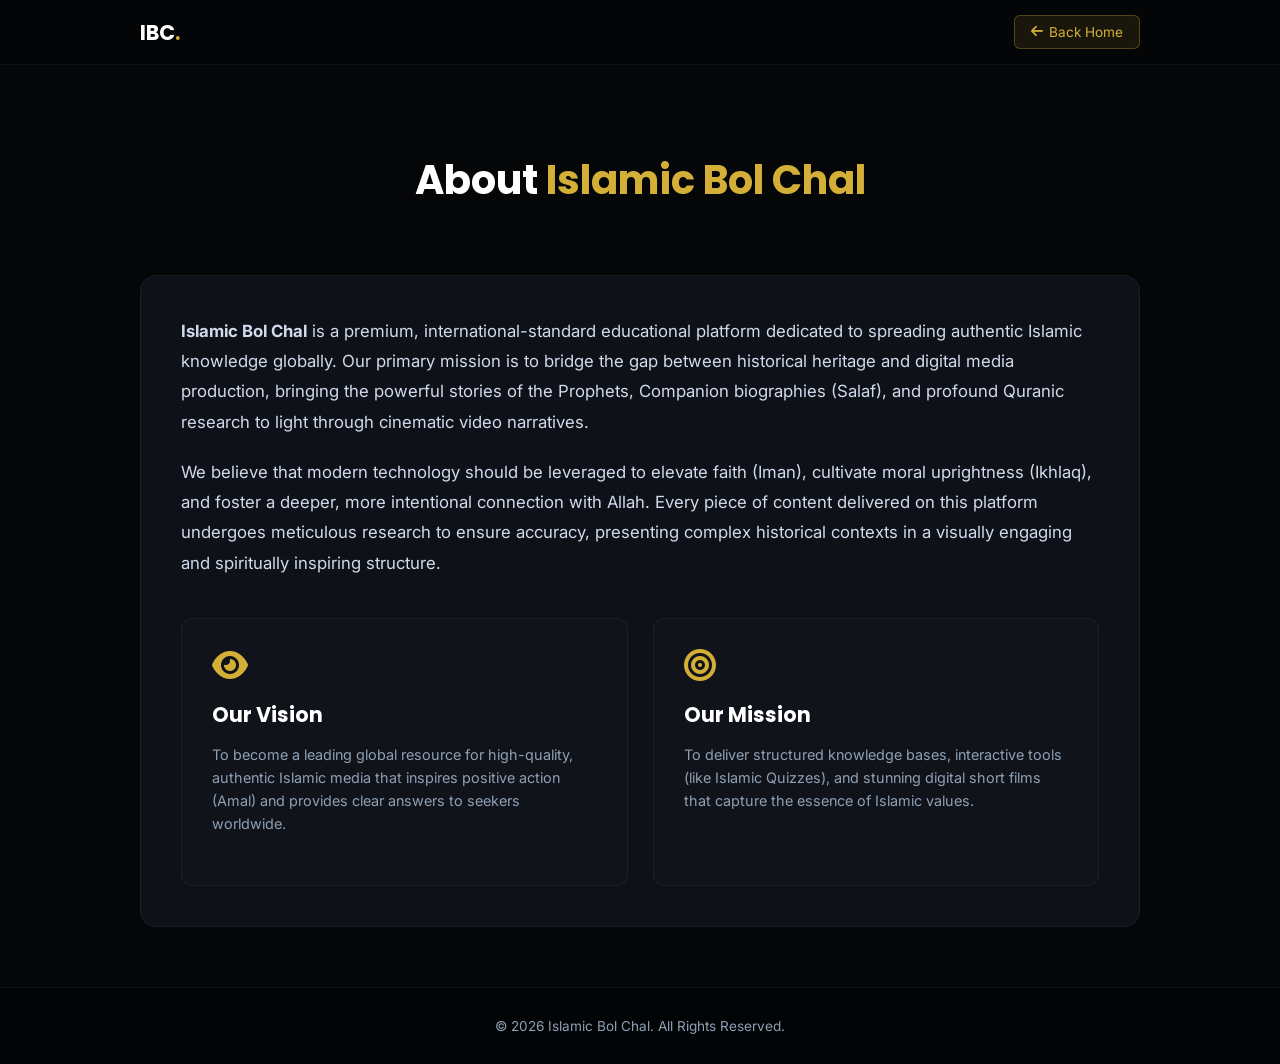
<file: about.html>
<!DOCTYPE html>
<html lang="en">
<head>
    <meta charset="UTF-8">
    <meta name="viewport" content="width=device-width, initial-scale=1.0">
    <title>About Us | Islamic Bol Chal</title>
    
    <!-- Google Fonts -->
    <link rel="preconnect" href="https://fonts.googleapis.com">
    <link rel="preconnect" href="https://fonts.gstatic.com" crossorigin>
    <link href="https://fonts.googleapis.com/css2?family=Inter:wght@300;400;500;600&family=Poppins:wght@400;500;600;700&display=swap" rel="stylesheet">
    
    <!-- FontAwesome Premium Icons -->
    <link rel="stylesheet" href="https://cdnjs.cloudflare.com/ajax/libs/font-awesome/6.4.0/css/all.min.css">

    <style>
        :root {
            --bg-darker: #050608;
            --bg-dark: #0b0d12;
            --bg-card: #0e1118;
            --primary-gold: #d4af37;
            --text-white: #ffffff;
            --text-muted: #8fa0b5;
            --border-color: rgba(255, 255, 255, 0.05);
            --font-heading: 'Poppins', sans-serif;
            --font-sans: 'Inter', sans-serif;
        }

        * {
            margin: 0;
            padding: 0;
            box-sizing: border-box;
            scroll-behavior: smooth;
        }

        body {
            background-color: var(--bg-darker);
            color: var(--text-white);
            font-family: var(--font-sans);
            overflow-x: hidden;
            -webkit-font-smoothing: antialiased;
            padding-top: 100px;
        }

        .container {
            width: 90%;
            max-width: 1000px;
            margin: 0 auto;
        }

        /* --- NAVBAR --- */
        header {
            position: fixed;
            top: 0;
            width: 100%;
            z-index: 1000;
            background: rgba(5, 6, 8, 0.9);
            backdrop-filter: blur(20px);
            -webkit-backdrop-filter: blur(20px);
            border-bottom: 1px solid var(--border-color);
        }

        .nav-container {
            display: flex;
            justify-content: space-between;
            align-items: center;
            padding: 15px 0;
        }

        .logo-text {
            font-family: var(--font-heading);
            font-weight: 700;
            font-size: 1.3rem;
            color: var(--text-white);
            text-decoration: none;
        }

        .logo-text span { color: var(--primary-gold); }

        .back-home-btn {
            background: rgba(212, 175, 55, 0.1);
            border: 1px solid rgba(212, 175, 55, 0.3);
            color: var(--primary-gold);
            padding: 8px 16px;
            border-radius: 6px;
            cursor: pointer;
            font-size: 0.85rem;
            text-decoration: none;
            display: inline-flex;
            align-items: center;
            gap: 6px;
            transition: all 0.3s ease;
        }

        .back-home-btn:hover {
            background: var(--primary-gold);
            color: #000;
        }

        /* --- ABOUT CONTENT --- */
        .about-hero {
            text-align: center;
            padding: 50px 0;
        }

        .page-title {
            font-family: var(--font-heading);
            font-size: 2.5rem;
            font-weight: 700;
            margin-bottom: 15px;
        }

        .page-title span { color: var(--primary-gold); }

        .main-card {
            background: var(--bg-card);
            border: 1px solid var(--border-color);
            border-radius: 16px;
            padding: 40px;
            margin-bottom: 40px;
            line-height: 1.8;
            font-size: 1.05rem;
            color: #d1dbec;
        }

        .main-card p {
            margin-bottom: 20px;
        }

        .vision-grid {
            display: grid;
            grid-template-columns: repeat(2, 1fr);
            gap: 25px;
            margin-top: 40px;
        }

        .vision-box {
            background: rgba(255,255,255,0.01);
            border: 1px solid var(--border-color);
            border-radius: 12px;
            padding: 30px;
            transition: border-color 0.3s;
        }

        .vision-box:hover {
            border-color: rgba(212, 175, 55, 0.2);
        }

        .vision-box i {
            font-size: 2rem;
            color: var(--primary-gold);
            margin-bottom: 15px;
            display: block;
        }

        .vision-box h3 {
            font-family: var(--font-heading);
            font-size: 1.3rem;
            margin-bottom: 10px;
            color: #fff;
        }

        .vision-box p {
            font-size: 0.9rem;
            color: var(--text-muted);
            line-height: 1.6;
        }

        /* --- FOOTER --- */
        footer {
            background: #030406;
            border-top: 1px solid var(--border-color);
            padding: 30px 0;
            font-size: 0.85rem;
            text-align: center;
            color: var(--text-muted);
            margin-top: 60px;
        }

        @media (max-width: 768px) {
            .vision-grid { grid-template-columns: 1fr; }
            .main-card { padding: 25px; }
            .page-title { font-size: 2rem; }
        }
    </style>
</head>
<body>

    <!-- NAVBAR -->
    <header>
        <div class="container nav-container">
            <a href="index.html" class="logo-text">IBC<span>.</span></a>
            <a href="index.html" class="back-home-btn">
                <i class="fa-solid fa-arrow-left"></i> Back Home
            </a>
        </div>
    </header>

    <!-- MAIN PLATFORM PROFILE -->
    <section class="container">
        <div class="about-hero">
            <h1 class="page-title">About <span>Islamic Bol Chal</span></h1>
        </div>

        <div class="main-card">
            <p><strong>Islamic Bol Chal</strong> is a premium, international-standard educational platform dedicated to spreading authentic Islamic knowledge globally. Our primary mission is to bridge the gap between historical heritage and digital media production, bringing the powerful stories of the Prophets, Companion biographies (Salaf), and profound Quranic research to light through cinematic video narratives.</p>
            
            <p>We believe that modern technology should be leveraged to elevate faith (Iman), cultivate moral uprightness (Ikhlaq), and foster a deeper, more intentional connection with Allah. Every piece of content delivered on this platform undergoes meticulous research to ensure accuracy, presenting complex historical contexts in a visually engaging and spiritually inspiring structure.</p>

            <div class="vision-grid">
                <div class="vision-box">
                    <i class="fa-solid fa-eye"></i>
                    <h3>Our Vision</h3>
                    <p>To become a leading global resource for high-quality, authentic Islamic media that inspires positive action (Amal) and provides clear answers to seekers worldwide.</p>
                </div>
                <div class="vision-box">
                    <i class="fa-solid fa-bullseye"></i>
                    <h3>Our Mission</h3>
                    <p>To deliver structured knowledge bases, interactive tools (like Islamic Quizzes), and stunning digital short films that capture the essence of Islamic values.</p>
                </div>
            </div>
        </div>
    </section>

    <!-- FOOTER -->
    <footer>
        <div class="container">
            <span>© 2026 Islamic Bol Chal. All Rights Reserved.</span>
        </div>
    </footer>

</body>
</html>
</file>
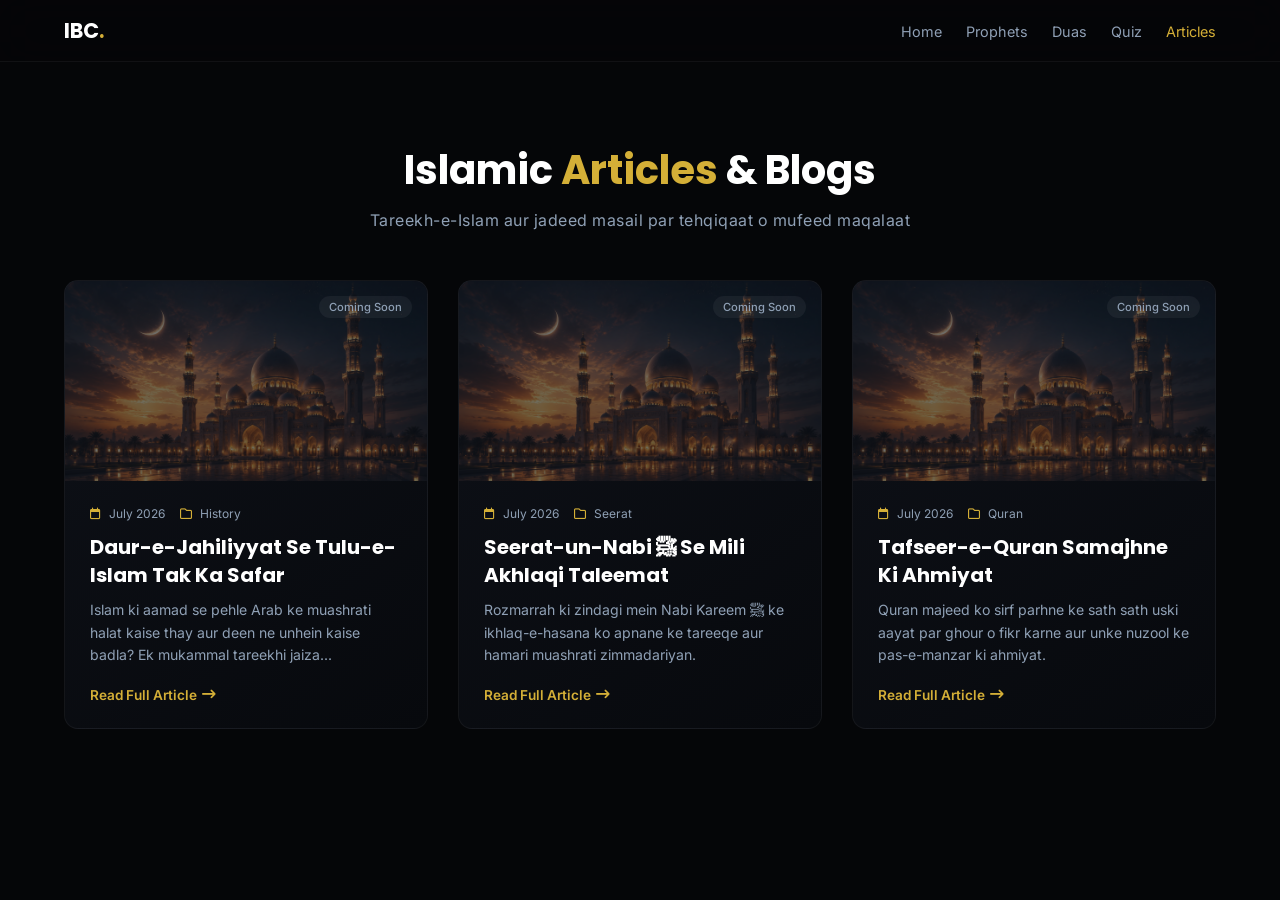
<file: articles.html>
<!DOCTYPE html>
<html lang="en">
<head>
    <meta charset="UTF-8">
    <meta name="viewport" content="width=device-width, initial-scale=1.0">
    <title>Islamic Articles & Blogs - IBC</title>
    
    <link rel="preconnect" href="https://fonts.googleapis.com">
    <link rel="preconnect" href="https://fonts.gstatic.com" crossorigin>
    <link href="https://fonts.googleapis.com/css2?family=Inter:wght@300;400;500;600&family=Poppins:wght@400;500;600;700&display=swap" rel="stylesheet">
    <link rel="stylesheet" href="https://cdnjs.cloudflare.com/ajax/libs/font-awesome/6.4.0/css/all.min.css">

    <style>
        :root {
            --bg-darker: #050608;
            --bg-dark: #0b0d12;
            --bg-card: #0e1118;
            --primary-gold: #d4af37;
            --text-white: #ffffff;
            --text-muted: #8fa0b5;
            --border-color: rgba(255, 255, 255, 0.05);
            --font-heading: 'Poppins', sans-serif;
            --font-sans: 'Inter', sans-serif;
        }

        * { margin: 0; padding: 0; box-sizing: border-box; }
        body {
            background-color: var(--bg-darker);
            color: var(--text-white);
            font-family: var(--font-sans);
            padding-top: 90px;
        }
        .container { width: 90%; max-width: 1200px; margin: 0 auto; }

        /* Navbar Style */
        header {
            position: fixed; top: 0; width: 100%; z-index: 1000;
            background: rgba(5, 6, 8, 0.8); backdrop-filter: blur(20px);
            border-bottom: 1px solid var(--border-color);
        }
        .nav-container { display: flex; justify-content: space-between; align-items: center; padding: 15px 0; }
        .logo-text { font-family: var(--font-heading); font-weight: 700; font-size: 1.3rem; color: #fff; text-decoration: none; }
        .logo-text span { color: var(--primary-gold); }
        .nav-links { display: flex; gap: 24px; list-style: none; }
        .nav-links a { color: var(--text-muted); text-decoration: none; font-size: 0.9rem; transition: 0.3s; }
        .nav-links a.active, .nav-links a:hover { color: var(--primary-gold); }

        /* Page Header */
        .page-header { text-align: center; padding: 50px 0 30px; }
        .page-header h1 { font-family: var(--font-heading); font-size: 2.5rem; margin-bottom: 10px; font-weight: 700; }
        .page-header h1 span { color: var(--primary-gold); }
        .page-header p { color: var(--text-muted); font-size: 1rem; letter-spacing: 0.5px; }

        /* Articles Grid */
        .articles-grid {
            display: grid;
            grid-template-columns: repeat(auto-fill, minmax(340px, 1fr));
            gap: 30px;
            padding-bottom: 60px;
            margin-top: 20px;
        }

        /* Article Card Style */
        .article-card {
            background: linear-gradient(145deg, #0e1118 0%, #07090d 100%);
            border: 1px solid var(--border-color);
            border-radius: 14px;
            overflow: hidden;
            display: flex;
            flex-direction: column;
            transition: all 0.3s ease;
        }
        .article-card:hover {
            transform: translateY(-5px);
            border-color: rgba(212, 175, 55, 0.25);
        }

        /* Image Box */
        .article-thumb {
            height: 200px;
            background: #121620;
            overflow: hidden;
            position: relative;
        }
        .article-thumb img {
            width: 100%;
            height: 100%;
            object-fit: cover;
            opacity: 0.4;
            transition: opacity 0.3s, transform 0.3s;
        }
        .article-card:hover .article-thumb img {
            opacity: 0.6;
            transform: scale(1.03);
        }

        /* Meta tags (Date / Category) */
        .article-meta {
            display: flex; gap: 15px; font-size: 0.75rem; color: var(--text-muted); margin-bottom: 12px;
        }
        .article-meta span i { color: var(--primary-gold); margin-right: 5px; }

        /* Article Content */
        .article-body {
            padding: 25px;
            display: flex;
            flex-direction: column;
            flex-grow: 1;
        }
        .article-body h3 {
            font-family: var(--font-heading);
            font-size: 1.25rem;
            color: #fff;
            margin-bottom: 10px;
            line-height: 1.4;
        }
        .article-body p {
            color: var(--text-muted);
            font-size: 0.88rem;
            line-height: 1.6;
            margin-bottom: 20px;
        }

        /* Read More Link */
        .read-more-btn {
            color: var(--primary-gold);
            text-decoration: none;
            font-size: 0.85rem;
            font-weight: 600;
            display: flex;
            align-items: center;
            gap: 5px;
            margin-top: auto;
            transition: gap 0.2s;
        }
        .article-card:hover .read-more-btn {
            gap: 10px;
        }
        
        /* Ribbon/Badge for Coming soon */
        .coming-badge {
            position: absolute; top: 15px; right: 15px;
            background: rgba(255, 255, 255, 0.05); color: var(--text-muted);
            font-size: 0.7rem; padding: 4px 10px; border-radius: 50px; font-weight: 500;
            z-index: 2;
        }
    </style>
</head>
<body>

    <header>
        <div class="container nav-container">
            <a href="index.html" class="logo-text">IBC<span>.</span></a>
            <ul class="nav-links">
                <li><a href="index.html">Home</a></li>
                <li><a href="prophets.html">Prophets</a></li>
                <li><a href="duas.html">Duas</a></li>
                <li><a href="quiz.html">Quiz</a></li>
                <li><a href="articles.html" class="active">Articles</a></li>
            </ul>
        </div>
    </header>

    <section class="container">
        <div class="page-header">
            <h1>Islamic <span>Articles</span> & Blogs</h1>
            <p>Tareekh-e-Islam aur jadeed masail par tehqiqaat o mufeed maqalaat</p>
        </div>
    </section>

    <main class="container">
        <div class="articles-grid">

            <div class="article-card">
                <div class="article-thumb">
                    <span class="coming-badge">Coming Soon</span>
                    <img src="Image/masjid.png" alt="Article Thumbnail">
                </div>
                <div class="article-body">
                    <div class="article-meta">
                        <span><i class="fa-regular fa-calendar"></i> July 2026</span>
                        <span><i class="fa-regular fa-folder"></i> History</span>
                    </div>
                    <h3>Daur-e-Jahiliyyat Se Tulu-e-Islam Tak Ka Safar</h3>
                    <p>Islam ki aamad se pehle Arab ke muashrati halat kaise thay aur deen ne unhein kaise badla? Ek mukammal tareekhi jaiza...</p>
                    <a href="#" class="read-more-btn">Read Full Article <i class="fa-solid fa-arrow-right-long"></i></a>
                </div>
            </div>

            <div class="article-card">
                <div class="article-thumb">
                    <span class="coming-badge">Coming Soon</span>
                    <img src="Image/masjid.png" alt="Article Thumbnail">
                </div>
                <div class="article-body">
                    <div class="article-meta">
                        <span><i class="fa-regular fa-calendar"></i> July 2026</span>
                        <span><i class="fa-regular fa-folder"></i> Seerat</span>
                    </div>
                    <h3>Seerat-un-Nabi ﷺ Se Mili Akhlaqi Taleemat</h3>
                    <p>Rozmarrah ki zindagi mein Nabi Kareem ﷺ ke ikhlaq-e-hasana ko apnane ke tareeqe aur hamari muashrati zimmadariyan.</p>
                    <a href="#" class="read-more-btn">Read Full Article <i class="fa-solid fa-arrow-right-long"></i></a>
                </div>
            </div>

            <div class="article-card">
                <div class="article-thumb">
                    <span class="coming-badge">Coming Soon</span>
                    <img src="Image/masjid.png" alt="Article Thumbnail">
                </div>
                <div class="article-body">
                    <div class="article-meta">
                        <span><i class="fa-regular fa-calendar"></i> July 2026</span>
                        <span><i class="fa-regular fa-folder"></i> Quran</span>
                    </div>
                    <h3>Tafseer-e-Quran Samajhne Ki Ahmiyat</h3>
                    <p>Quran majeed ko sirf parhne ke sath sath uski aayat par ghour o fikr karne aur unke nuzool ke pas-e-manzar ki ahmiyat.</p>
                    <a href="#" class="read-more-btn">Read Full Article <i class="fa-solid fa-arrow-right-long"></i></a>
                </div>
            </div>

        </div>
    </main>

</body>
</html>
</file>
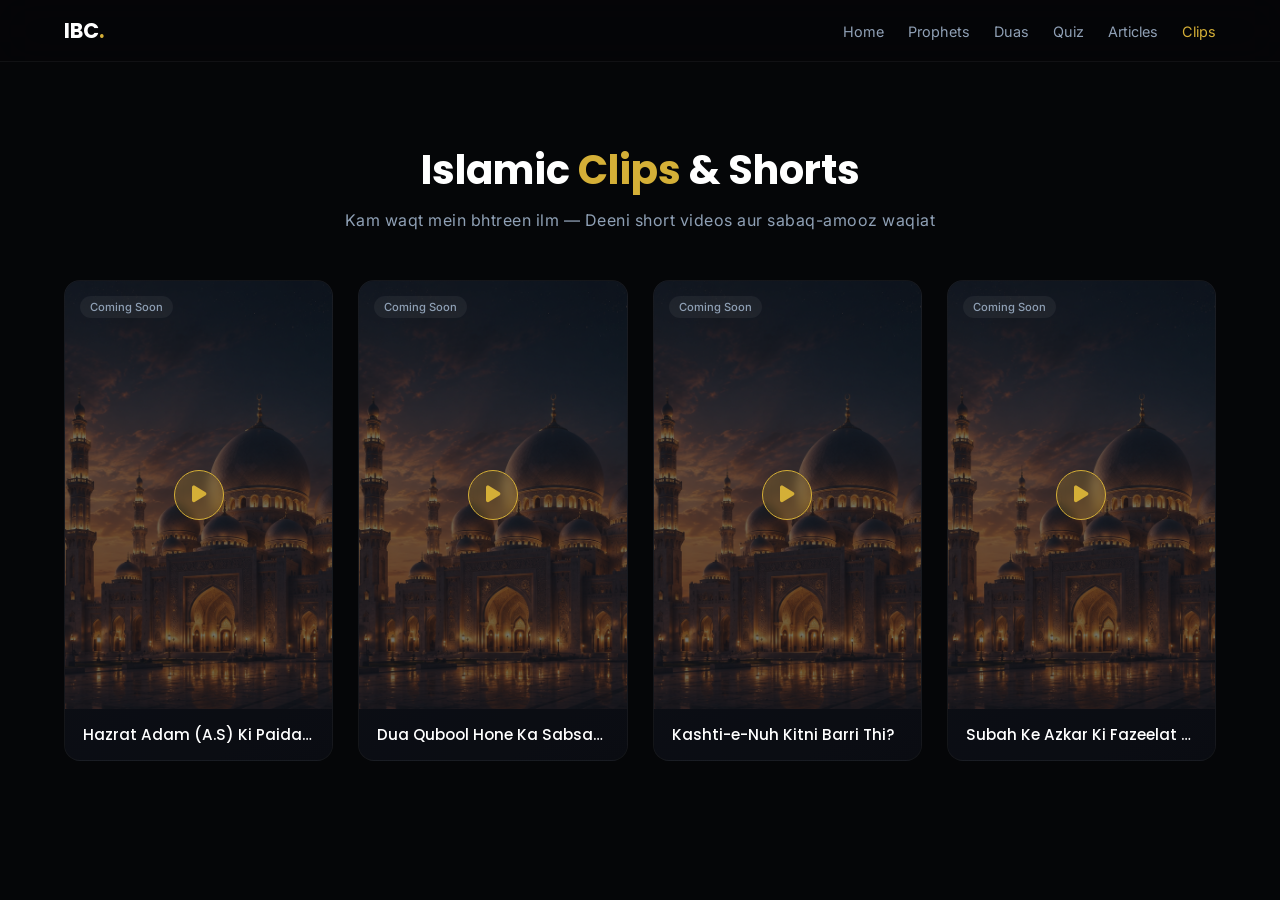
<file: clips.html>
<!DOCTYPE html>
<html lang="en">
<head>
    <meta charset="UTF-8">
    <meta name="viewport" content="width=device-width, initial-scale=1.0">
    <title>Islamic Clips & Shorts - IBC</title>
    
    <link rel="preconnect" href="https://fonts.googleapis.com">
    <link rel="preconnect" href="https://fonts.gstatic.com" crossorigin>
    <link href="https://fonts.googleapis.com/css2?family=Inter:wght@300;400;500;600&family=Poppins:wght@400;500;600;700&display=swap" rel="stylesheet">
    <link rel="stylesheet" href="https://cdnjs.cloudflare.com/ajax/libs/font-awesome/6.4.0/css/all.min.css">

    <style>
        :root {
            --bg-darker: #050608;
            --bg-dark: #0b0d12;
            --bg-card: #0e1118;
            --primary-gold: #d4af37;
            --text-white: #ffffff;
            --text-muted: #8fa0b5;
            --border-color: rgba(255, 255, 255, 0.05);
            --font-heading: 'Poppins', sans-serif;
            --font-sans: 'Inter', sans-serif;
        }

        * { margin: 0; padding: 0; box-sizing: border-box; }
        body {
            background-color: var(--bg-darker);
            color: var(--text-white);
            font-family: var(--font-sans);
            padding-top: 90px;
        }
        .container { width: 90%; max-width: 1200px; margin: 0 auto; }

        /* Navbar Style */
        header {
            position: fixed; top: 0; width: 100%; z-index: 1000;
            background: rgba(5, 6, 8, 0.8); backdrop-filter: blur(20px);
            border-bottom: 1px solid var(--border-color);
        }
        .nav-container { display: flex; justify-content: space-between; align-items: center; padding: 15px 0; }
        .logo-text { font-family: var(--font-heading); font-weight: 700; font-size: 1.3rem; color: #fff; text-decoration: none; }
        .logo-text span { color: var(--primary-gold); }
        .nav-links { display: flex; gap: 24px; list-style: none; }
        .nav-links a { color: var(--text-muted); text-decoration: none; font-size: 0.9rem; transition: 0.3s; }
        .nav-links a.active, .nav-links a:hover { color: var(--primary-gold); }

        /* Page Header */
        .page-header { text-align: center; padding: 50px 0 30px; }
        .page-header h1 { font-family: var(--font-heading); font-size: 2.5rem; margin-bottom: 10px; font-weight: 700; }
        .page-header h1 span { color: var(--primary-gold); }
        .page-header p { color: var(--text-muted); font-size: 1rem; letter-spacing: 0.5px; }

        /* Vertical Clips Grid (9:16 Ratio) */
        .clips-grid {
            display: grid;
            grid-template-columns: repeat(auto-fill, minmax(240px, 1fr));
            gap: 25px;
            padding-bottom: 60px;
            margin-top: 20px;
        }

        /* Clip Card Style */
        .clip-card {
            background: linear-gradient(145deg, #0e1118 0%, #07090d 100%);
            border: 1px solid var(--border-color);
            border-radius: 16px;
            overflow: hidden;
            display: flex;
            flex-direction: column;
            transition: all 0.3s ease;
            text-decoration: none;
            color: inherit;
        }
        .clip-card:hover {
            transform: translateY(-5px);
            border-color: rgba(212, 175, 55, 0.3);
            box-shadow: 0 10px 25px rgba(0,0,0,0.5);
        }

        /* 9:16 Portrait Thumbnail Wrapper */
        .clip-thumb-wrap {
            position: relative;
            width: 100%;
            padding-top: 160%; /* This forces 9:16 aspect ratio */
            background: #121620;
            overflow: hidden;
        }
        .clip-thumb-wrap img {
            position: absolute; top: 0; left: 0;
            width: 100%; height: 100%;
            object-fit: cover;
            opacity: 0.4;
            transition: all 0.3s ease;
        }
        .clip-card:hover .clip-thumb-wrap img {
            opacity: 0.6;
            transform: scale(1.02);
        }

        /* Play Icon Overlay */
        .play-overlay {
            position: absolute; top: 50%; left: 50%;
            transform: translate(-50%, -50%);
            width: 50px; height: 50px;
            background: rgba(212, 175, 55, 0.2);
            border: 1px solid var(--primary-gold);
            border-radius: 50%;
            display: flex; align-items: center; justify-content: center;
            color: var(--primary-gold); font-size: 1.2rem;
            backdrop-filter: blur(5px);
            transition: all 0.3s ease;
            z-index: 2;
        }
        .clip-card:hover .play-overlay {
            background: var(--primary-gold);
            color: #000;
            box-shadow: 0 0 15px var(--primary-gold);
        }

        /* Status Badge */
        .clip-badge {
            position: absolute; top: 15px; left: 15px;
            background: rgba(255, 255, 255, 0.05); color: var(--text-muted);
            font-size: 0.7rem; padding: 4px 10px; border-radius: 50px; font-weight: 500;
            z-index: 2;
        }

        /* Clip Info Footer */
        .clip-info {
            padding: 15px 18px;
            background: rgba(14, 17, 24, 0.5);
        }
        .clip-info h3 {
            font-family: var(--font-heading);
            font-size: 0.95rem;
            font-weight: 500;
            color: #fff;
            line-height: 1.4;
            white-space: nowrap;
            overflow: hidden;
            text-overflow: ellipsis; /* Text truncate karega agar lamba ho */
        }
    </style>
</head>
<body>

    <header>
        <div class="container nav-container">
            <a href="index.html" class="logo-text">IBC<span>.</span></a>
            <ul class="nav-links">
                <li><a href="index.html">Home</a></li>
                <li><a href="prophets.html">Prophets</a></li>
                <li><a href="duas.html">Duas</a></li>
                <li><a href="quiz.html">Quiz</a></li>
                <li><a href="articles.html">Articles</a></li>
                <li><a href="clips.html" class="active">Clips</a></li>
            </ul>
        </div>
    </header>

    <section class="container">
        <div class="page-header">
            <h1>Islamic <span>Clips</span> & Shorts</h1>
            <p>Kam waqt mein bhtreen ilm — Deeni short videos aur sabaq-amooz waqiat</p>
        </div>
    </section>

    <main class="container">
        <div class="clips-grid">

            <a href="#" class="clip-card">
                <div class="clip-thumb-wrap">
                    <span class="clip-badge">Coming Soon</span>
                    <img src="Image/masjid.png" alt="Clip Thumbnail">
                    <div class="play-overlay"><i class="fa-solid fa-play"></i></div>
                </div>
                <div class="clip-info">
                    <h3>Hazrat Adam (A.S) Ki Paidaish Ka Waqia</h3>
                </div>
            </a>

            <a href="#" class="clip-card">
                <div class="clip-thumb-wrap">
                    <span class="clip-badge">Coming Soon</span>
                    <img src="Image/masjid.png" alt="Clip Thumbnail">
                    <div class="play-overlay"><i class="fa-solid fa-play"></i></div>
                </div>
                <div class="clip-info">
                    <h3>Dua Qubool Hone Ka Sabsay Behtreen Waqt</h3>
                </div>
            </a>

            <a href="#" class="clip-card">
                <div class="clip-thumb-wrap">
                    <span class="clip-badge">Coming Soon</span>
                    <img src="Image/masjid.png" alt="Clip Thumbnail">
                    <div class="play-overlay"><i class="fa-solid fa-play"></i></div>
                </div>
                <div class="clip-info">
                    <h3>Kashti-e-Nuh Kitni Barri Thi?</h3>
                </div>
            </a>

            <a href="#" class="clip-card">
                <div class="clip-thumb-wrap">
                    <span class="clip-badge">Coming Soon</span>
                    <img src="Image/masjid.png" alt="Clip Thumbnail">
                    <div class="play-overlay"><i class="fa-solid fa-play"></i></div>
                </div>
                <div class="clip-info">
                    <h3>Subah Ke Azkar Ki Fazeelat aur Barkat</h3>
                </div>
            </a>

        </div>
    </main>

</body>
</html>
</file>
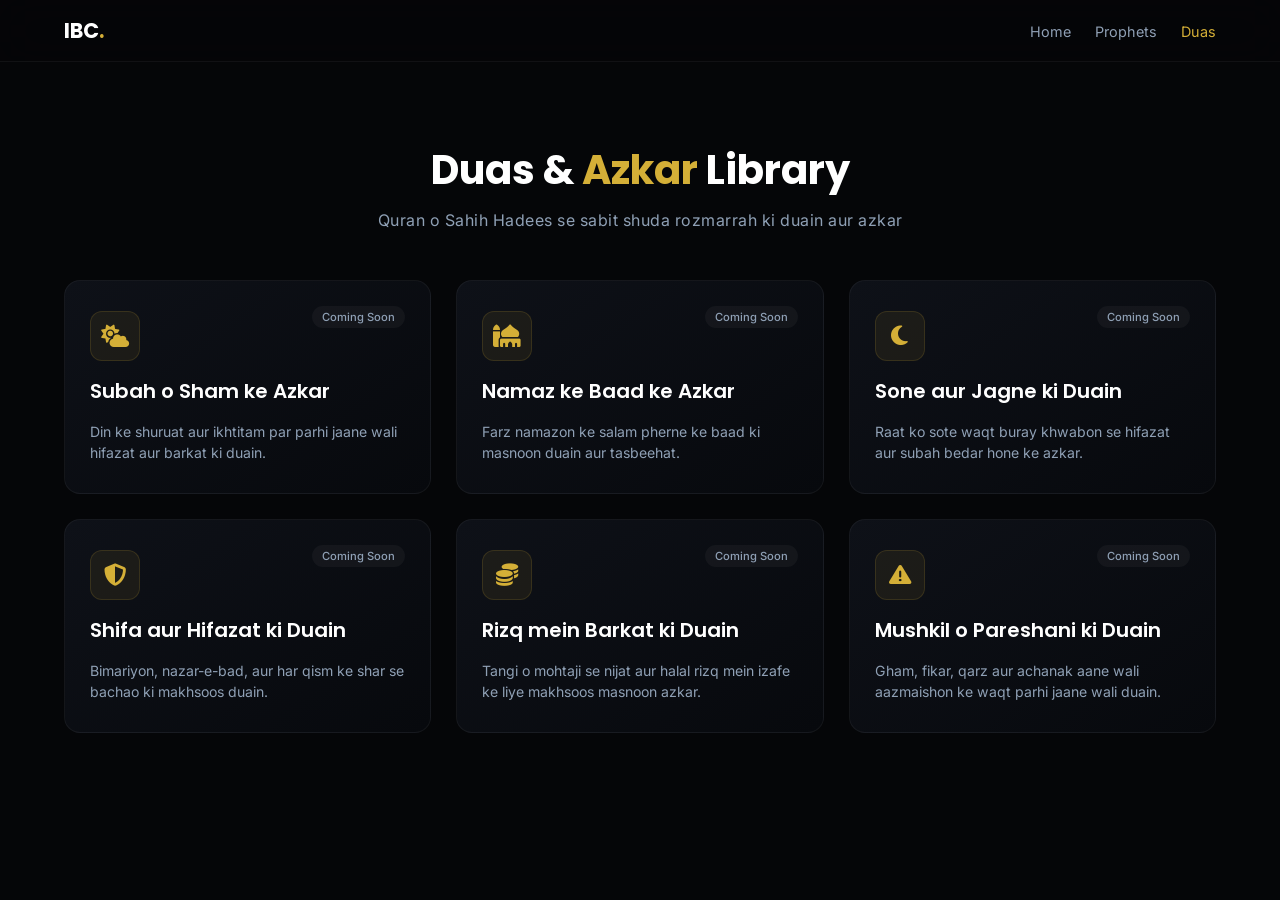
<file: duas.html>
<!DOCTYPE html>
<html lang="en">
<head>
    <meta charset="UTF-8">
    <meta name="viewport" content="width=device-width, initial-scale=1.0">
    <title>Duas & Azkar Library - IBC</title>
    
    <!-- Fonts & Icons -->
    <link rel="preconnect" href="https://fonts.googleapis.com">
    <link rel="preconnect" href="https://fonts.gstatic.com" crossorigin>
    <link href="https://fonts.googleapis.com/css2?family=Inter:wght@300;400;500;600&family=Poppins:wght@400;500;600;700&display=swap" rel="stylesheet">
    <link rel="stylesheet" href="https://cdnjs.cloudflare.com/ajax/libs/font-awesome/6.4.0/css/all.min.css">

    <style>
        :root {
            --bg-darker: #050608;
            --bg-dark: #0b0d12;
            --bg-card: #0e1118;
            --primary-gold: #d4af37;
            --text-white: #ffffff;
            --text-muted: #8fa0b5;
            --border-color: rgba(255, 255, 255, 0.05);
            --font-heading: 'Poppins', sans-serif;
            --font-sans: 'Inter', sans-serif;
        }

        * { margin: 0; padding: 0; box-sizing: border-box; }
        body {
            background-color: var(--bg-darker);
            color: var(--text-white);
            font-family: var(--font-sans);
            padding-top: 90px;
        }
        .container { width: 90%; max-width: 1200px; margin: 0 auto; }

        /* Navbar Style */
        header {
            position: fixed; top: 0; width: 100%; z-index: 1000;
            background: rgba(5, 6, 8, 0.8); backdrop-filter: blur(20px);
            -webkit-backdrop-filter: blur(20px); border-bottom: 1px solid var(--border-color);
        }
        .nav-container { display: flex; justify-content: space-between; align-items: center; padding: 15px 0; }
        .logo-text { font-family: var(--font-heading); font-weight: 700; font-size: 1.3rem; color: #fff; text-decoration: none; }
        .logo-text span { color: var(--primary-gold); }
        .nav-links { display: flex; gap: 24px; list-style: none; }
        .nav-links a { color: var(--text-muted); text-decoration: none; font-size: 0.9rem; transition: 0.3s; }
        .nav-links a.active, .nav-links a:hover { color: var(--primary-gold); }

        /* Page Header */
        .page-header { text-align: center; padding: 50px 0 30px; }
        .page-header h1 { font-family: var(--font-heading); font-size: 2.5rem; margin-bottom: 10px; font-weight: 700; }
        .page-header h1 span { color: var(--primary-gold); }
        .page-header p { color: var(--text-muted); font-size: 1rem; letter-spacing: 0.5px; }

        /* Grid Layout */
        .azkar-grid {
            display: grid;
            grid-template-columns: repeat(auto-fill, minmax(320px, 1fr));
            gap: 25px;
            padding-bottom: 60px;
            margin-top: 20px;
        }

        /* Dua Card Style */
        .dua-card {
            background: linear-gradient(145deg, #0e1118 0%, #07090d 100%);
            border: 1px solid var(--border-color);
            border-radius: 16px;
            padding: 30px 25px;
            display: flex;
            flex-direction: column;
            gap: 15px;
            transition: all 0.3s ease;
            position: relative;
            text-decoration: none;
            color: inherit;
        }
        .dua-card:hover {
            transform: translateY(-5px);
            border-color: rgba(212, 175, 55, 0.3);
            box-shadow: 0 10px 30px rgba(0, 0, 0, 0.5);
        }

        /* Icon wrapper */
        .dua-icon {
            width: 50px;
            height: 50px;
            background: rgba(212, 175, 55, 0.08);
            border-radius: 12px;
            display: flex;
            align-items: center;
            justify-content: center;
            color: var(--primary-gold);
            font-size: 1.4rem;
            border: 1px solid rgba(212, 175, 55, 0.15);
        }

        .dua-card h3 {
            font-family: var(--font-heading);
            font-size: 1.25rem;
            color: #fff;
            font-weight: 600;
        }
        .dua-card p {
            color: var(--text-muted);
            font-size: 0.88rem;
            line-height: 1.5;
        }

        /* Badge for coming soon or total duas */
        .dua-badge {
            position: absolute;
            top: 25px; right: 25px;
            font-size: 0.7rem;
            background: rgba(255, 255, 255, 0.04);
            color: var(--text-muted);
            padding: 4px 10px;
            border-radius: 50px;
            font-weight: 500;
        }
    </style>
</head>
<body>

    <!-- NAVBAR -->
    <header>
        <div class="container nav-container">
            <a href="index.html" class="logo-text">IBC<span>.</span></a>
            <ul class="nav-links">
                <li><a href="index.html">Home</a></li>
                <li><a href="prophets.html">Prophets</a></li>
                <li><a href="duas.html" class="active">Duas</a></li>
            </ul>
        </div>
    </header>

    <!-- PAGE HEADER -->
    <section class="container">
        <div class="page-header">
            <h1>Duas & <span>Azkar</span> Library</h1>
            <p>Quran o Sahih Hadees se sabit shuda rozmarrah ki duain aur azkar</p>
        </div>
    </section>

    <!-- DUAS GRID SECTION -->
    <main class="container">
        <div class="azkar-grid">

            <!-- Card 1 -->
            <a href="#" class="dua-card">
                <span class="dua-badge">Coming Soon</span>
                <div class="dua-icon"><i class="fa-solid fa-cloud-sun"></i></div>
                <h3>Subah o Sham ke Azkar</h3>
                <p>Din ke shuruat aur ikhtitam par parhi jaane wali hifazat aur barkat ki duain.</p>
            </a>

            <!-- Card 2 -->
            <a href="#" class="dua-card">
                <span class="dua-badge">Coming Soon</span>
                <div class="dua-icon"><i class="fa-solid fa-mosque"></i></div>
                <h3>Namaz ke Baad ke Azkar</h3>
                <p>Farz namazon ke salam pherne ke baad ki masnoon duain aur tasbeehat.</p>
            </a>

            <!-- Card 3 -->
            <a href="#" class="dua-card">
                <span class="dua-badge">Coming Soon</span>
                <div class="dua-icon"><i class="fa-solid fa-moon"></i></div>
                <h3>Sone aur Jagne ki Duain</h3>
                <p>Raat ko sote waqt buray khwabon se hifazat aur subah bedar hone ke azkar.</p>
            </a>

            <!-- Card 4 -->
            <a href="#" class="dua-card">
                <span class="dua-badge">Coming Soon</span>
                <div class="dua-icon"><i class="fa-solid fa-shield-halved"></i></div>
                <h3>Shifa aur Hifazat ki Duain</h3>
                <p>Bimariyon, nazar-e-bad, aur har qism ke shar se bachao ki makhsoos duain.</p>
            </a>

            <!-- Card 5 -->
            <a href="#" class="dua-card">
                <span class="dua-badge">Coming Soon</span>
                <div class="dua-icon"><i class="fa-solid fa-coins"></i></div>
                <h3>Rizq mein Barkat ki Duain</h3>
                <p>Tangi o mohtaji se nijat aur halal rizq mein izafe ke liye makhsoos masnoon azkar.</p>
            </a>

            <!-- Card 6 -->
            <a href="#" class="dua-card">
                <span class="dua-badge">Coming Soon</span>
                <div class="dua-icon"><i class="fa-solid fa-triangle-exclamation"></i></div>
                <h3>Mushkil o Pareshani ki Duain</h3>
                <p>Gham, fikar, qarz aur achanak aane wali aazmaishon ke waqt parhi jaane wali duain.</p>
            </a>

        </div>
    </main>

</body>
</html>
</file>
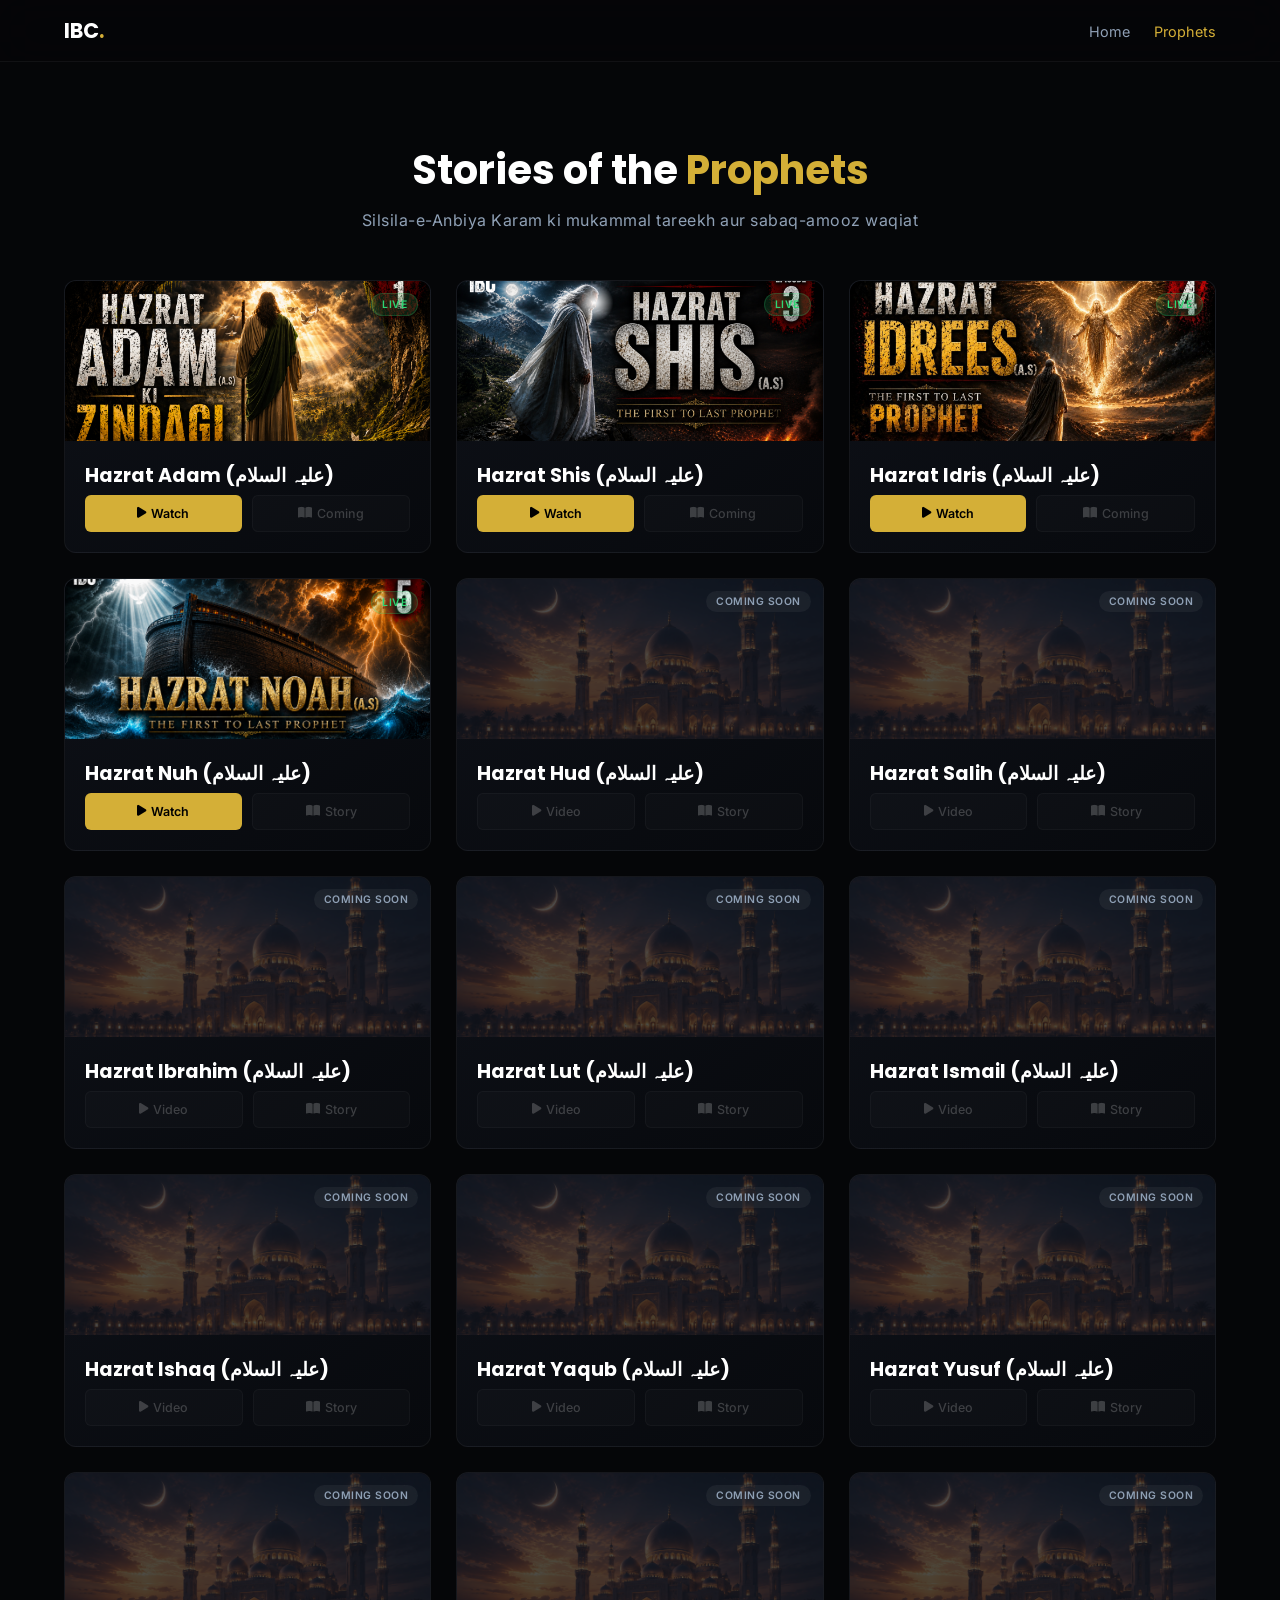
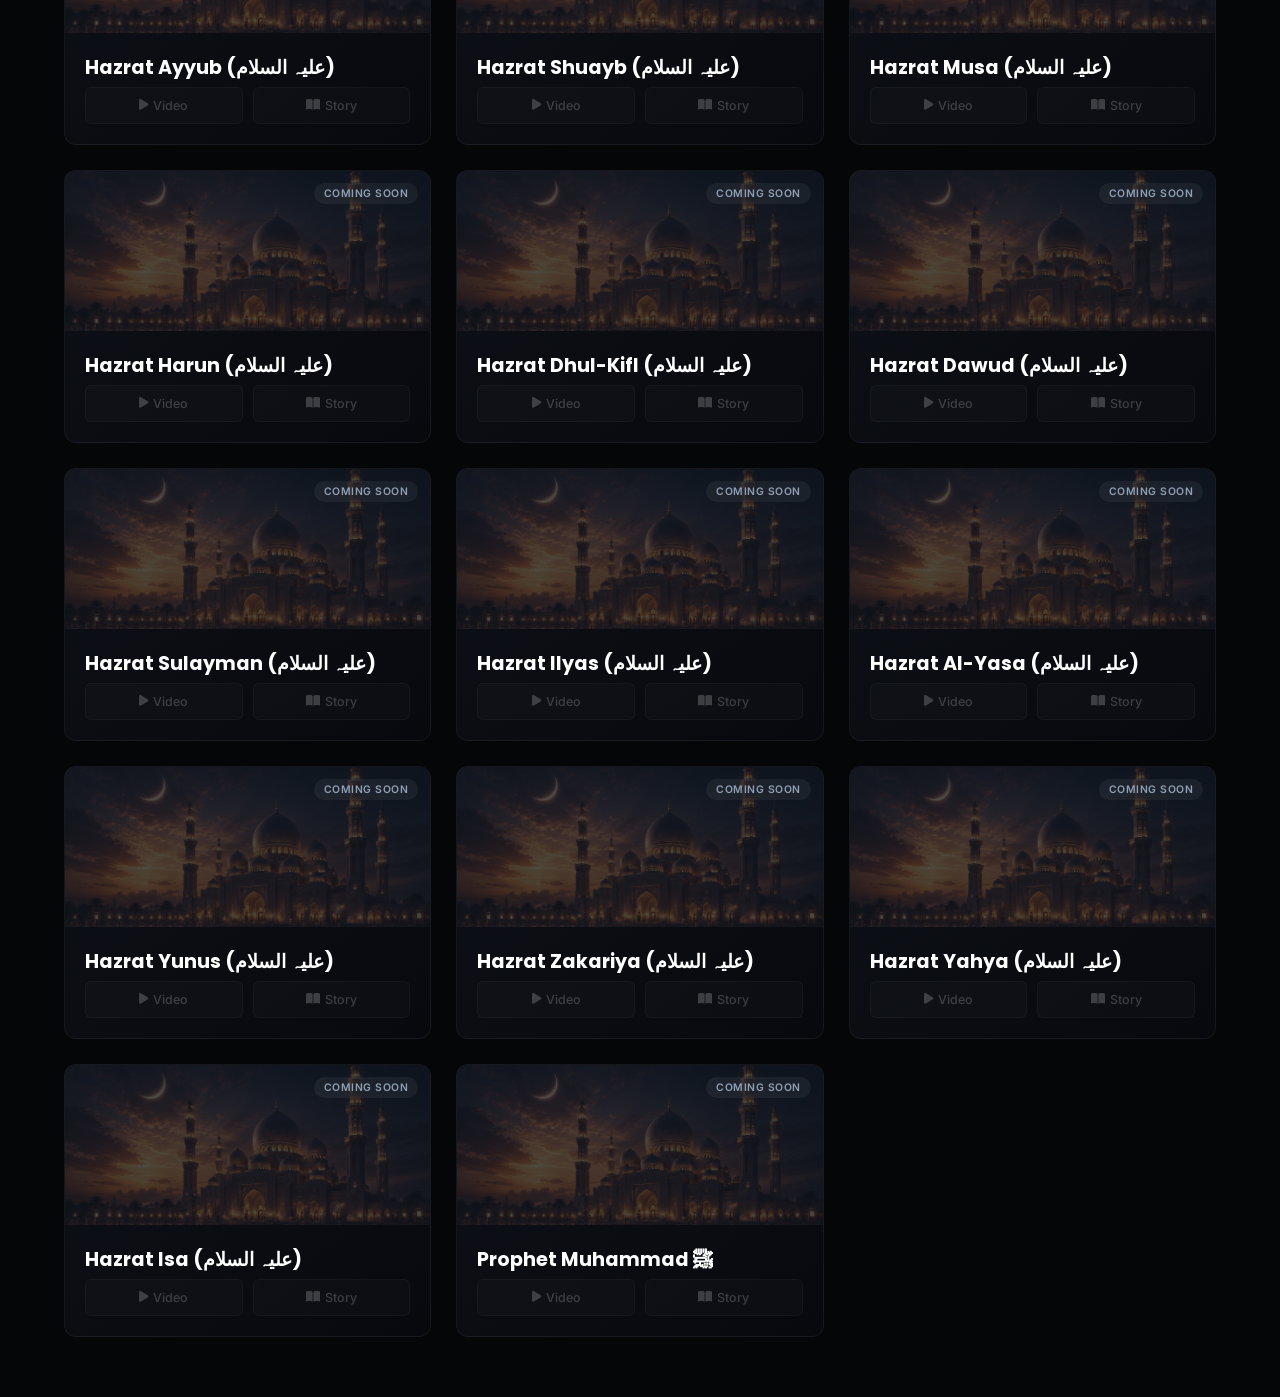
<file: prophets.html>
<!DOCTYPE html>
<html lang="en">
<head>
    <meta charset="UTF-8">
    <meta name="viewport" content="width=device-width, initial-scale=1.0">
    <title>Stories of the Prophets - IBC</title>
    
    <!-- Fonts & Icons -->
    <link rel="preconnect" href="https://fonts.googleapis.com">
    <link rel="preconnect" href="https://fonts.gstatic.com" crossorigin>
    <link href="https://fonts.googleapis.com/css2?family=Inter:wght@300;400;500;600&family=Poppins:wght@400;500;600;700&display=swap" rel="stylesheet">
    <link rel="stylesheet" href="https://cdnjs.cloudflare.com/ajax/libs/font-awesome/6.4.0/css/all.min.css">

    <style>
        :root {
            --bg-darker: #050608;
            --bg-dark: #0b0d12;
            --bg-card: #0e1118;
            --primary-gold: #d4af37;
            --text-white: #ffffff;
            --text-muted: #8fa0b5;
            --border-color: rgba(255, 255, 255, 0.05);
            --font-heading: 'Poppins', sans-serif;
            --font-sans: 'Inter', sans-serif;
        }

        * { margin: 0; padding: 0; box-sizing: border-box; }
        body {
            background-color: var(--bg-darker);
            color: var(--text-white);
            font-family: var(--font-sans);
            padding-top: 90px;
        }
        .container { width: 90%; max-width: 1200px; margin: 0 auto; }

        /* Navbar Style */
        header {
            position: fixed; top: 0; width: 100%; z-index: 1000;
            background: rgba(5, 6, 8, 0.8); backdrop-filter: blur(20px);
            -webkit-backdrop-filter: blur(20px); border-bottom: 1px solid var(--border-color);
        }
        .nav-container { display: flex; justify-content: space-between; align-items: center; padding: 15px 0; }
        .logo-text { font-family: var(--font-heading); font-weight: 700; font-size: 1.3rem; color: #fff; text-decoration: none; }
        .logo-text span { color: var(--primary-gold); }
        .nav-links { display: flex; gap: 24px; list-style: none; }
        .nav-links a { color: var(--text-muted); text-decoration: none; font-size: 0.9rem; transition: 0.3s; }
        .nav-links a.active, .nav-links a:hover { color: var(--primary-gold); }

        /* Page Header */
        .page-header { text-align: center; padding: 50px 0 30px; }
        .page-header h1 { font-family: var(--font-heading); font-size: 2.5rem; margin-bottom: 10px; font-weight: 700; }
        .page-header h1 span { color: var(--primary-gold); }
        .page-header p { color: var(--text-muted); font-size: 1rem; letter-spacing: 0.5px; }

        /* Grid Layout */
        .prophets-grid {
            display: grid;
            grid-template-columns: repeat(auto-fill, minmax(280px, 1fr));
            gap: 25px;
            padding-bottom: 60px;
            margin-top: 20px;
        }

        /* Card Style */
        .prophet-card {
            background: linear-gradient(145deg, #0e1118 0%, #07090d 100%);
            border: 1px solid var(--border-color);
            border-radius: 12px;
            overflow: hidden;
            display: flex;
            flex-direction: column;
            transition: transform 0.3s ease, border-color 0.3s ease;
            position: relative;
        }
        .prophet-card:hover {
            transform: translateY(-5px);
            border-color: rgba(212, 175, 55, 0.3);
        }

        /* Image/Thumbnail Wrapper */
        .thumb-wrap {
            position: relative;
            height: 160px;
            background: #121620;
            display: flex;
            align-items: center;
            justify-content: center;
            overflow: hidden;
        }
        .thumb-wrap img {
            width: 100%;
            height: 100%;
            object-fit: cover;
            opacity: 0.25;
            transition: opacity 0.3s;
        }
        /* Live videos ke thumbnails ko bilkul clear dikhane ke liye */
.thumb-wrap.live-thumb img {
    opacity: 1 !important;
}
        .prophet-card:hover .thumb-wrap img {
            opacity: 0.4;
        }

        /* Badge/Ribbon */
        .status-badge {
            position: absolute;
            top: 12px; right: 12px;
            font-size: 0.65rem;
            font-weight: 600;
            padding: 4px 10px;
            border-radius: 50px;
            text-transform: uppercase;
            letter-spacing: 0.5px;
        }
        .badge-live { background: rgba(46, 213, 115, 0.15); color: #2ed573; border: 1px solid rgba(46, 213, 115, 0.2); }
        .badge-teaser { background: rgba(212, 175, 55, 0.15); color: var(--primary-gold); border: 1px solid rgba(212, 175, 55, 0.2); }
        .badge-soon { background: rgba(255, 255, 255, 0.05); color: var(--text-muted); }

        /* Card Content */
        .card-content {
            padding: 20px;
            display: flex;
            flex-direction: column;
            flex-grow: 1;
        }
        .card-content h3 {
            font-family: var(--font-heading);
            font-size: 1.2rem;
            color: #fff;
            margin-bottom: 5px;
        }
        .card-content .sub-title {
            font-size: 0.8rem;
            color: var(--text-muted);
            margin-bottom: 20px;
        }

        /* Button Group */
        .btn-group {
            display: flex;
            gap: 10px;
            margin-top: auto;
        }
        .btn {
            flex: 1;
            padding: 10px;
            border-radius: 6px;
            font-size: 0.78rem;
            font-weight: 500;
            text-align: center;
            text-decoration: none;
            transition: all 0.2s ease;
            cursor: pointer;
            display: flex;
            align-items: center;
            justify-content: center;
            gap: 5px;
        }
        
        /* Active Buttons */
        .btn-watch { background: var(--primary-gold); color: #000; font-weight: 600; border: none; }
        .btn-watch:hover { background: #f0c947; }
        .btn-read { background: transparent; color: #fff; border: 1px solid rgba(255, 255, 255, 0.1); }
        .btn-read:hover { background: rgba(255, 255, 255, 0.05); border-color: rgba(255, 255, 255, 0.3); }

        /* Disabled Buttons (Coming Soon) */
        .btn-disabled {
            background: rgba(255, 255, 255, 0.02) !important;
            color: rgba(255, 255, 255, 0.2) !important;
            border: 1px solid rgba(255, 255, 255, 0.03) !important;
            pointer-events: none;
        }
    </style>
</head>
<body>

    <!-- NAVBAR -->
    <header>
        <div class="container nav-container">
            <a href="index.html" class="logo-text">IBC<span>.</span></a>
            <ul class="nav-links">
                <li><a href="index.html">Home</a></li>
                <li><a href="prophets.html" class="active">Prophets</a></li>
            </ul>
        </div>
    </header>

    <!-- PAGE HEADER -->
    <section class="container">
        <div class="page-header">
            <h1>Stories of the <span>Prophets</span></h1>
            <p>Silsila-e-Anbiya Karam ki mukammal tareekh aur sabaq-amooz waqiat</p>
        </div>
    </section>

    <!-- PROPHETS GRID SECTION -->
    <main class="container">
        <div class="prophets-grid">

          <!-- 1. Hazrat Adam (A.S) -->
<div class="prophet-card">
    <div class="thumb-wrap live-thumb">
        <img src="Image/Adam.png" alt="Hazrat Adam">
        <span class="status-badge badge-live">Live</span>
    </div>
    <div class="card-content">
        <h3>Hazrat Adam (علیہ السلام)</h3>
        <div class="btn-group">
            <a href="https://youtu.be/rI8pQoPGV1E?si=34QHfct5eq5BDTuA" target="_blank" class="btn btn-watch"><i class="fa-solid fa-play"></i> Watch</a>
            <a href="#" class="btn btn-disabled"><i class="fa-solid fa-book-open"></i> Coming</a>
        </div>
    </div>
</div>

<!-- 2. Hazrat Shis (A.S) -->
<div class="prophet-card">
    <div class="thumb-wrap live-thumb">
        <img src="Image/Shis.png" alt="Hazrat Shis">
        <span class="status-badge badge-live">Live</span>
    </div>
    <div class="card-content">
        <h3>Hazrat Shis (علیہ السلام)</h3>
        <div class="btn-group">
            <a href="https://youtu.be/NTMbx7SzicY?si=Y29NOt2qIO3trkrR" target="_blank" class="btn btn-watch"><i class="fa-solid fa-play"></i> Watch</a>
            <a href="#" class="btn btn-disabled"><i class="fa-solid fa-book-open"></i> Coming</a>
        </div>
    </div>
</div>

<!-- 3. Hazrat Idris (A.S) -->
<div class="prophet-card">
    <div class="thumb-wrap live-thumb">
        <img src="Image/Idris.jpg" alt="Hazrat Idris">
        <span class="status-badge badge-live">Live</span>
    </div>
    <div class="card-content">
        <h3>Hazrat Idris (علیہ السلام)</h3>
        <div class="btn-group">
            <a href="https://youtu.be/CSS8QKG49lg?si=0XdPIVj765JwS0if" target="_blank" class="btn btn-watch"><i class="fa-solid fa-play"></i> Watch</a>
            <a href="#" class="btn btn-disabled"><i class="fa-solid fa-book-open"></i> Coming</a>
        </div>
    </div>
</div>

<!-- 4. Hazrat Nuh (A.S) -->
<div class="prophet-card">
    <div class="thumb-wrap live-thumb">
        <img src="Image/nuah.png" alt="Hazrat Nuh">
        <span class="status-badge badge-live">live</span>
    </div>
    <div class="card-content">
        <h3>Hazrat Nuh (علیہ السلام)</h3>
        <div class="btn-group">
            <a href="https://youtu.be/-3ARemQYdKg" target="_blank" class="btn btn-watch"><i class="fa-solid fa-play"></i> Watch</a>
            <a href="#" class="btn btn-disabled"><i class="fa-solid fa-book-open"></i> Story</a>
        </div>
    </div>
</div>

            <!-- GENERATING THE REST OF THE 26 PROPHETS IN LOGICAL TIMELINE ORDER -->
           <script>
    const remainingProphets = [
        "Hazrat Hud (علیہ السلام)",
        "Hazrat Salih (علیہ السلام)",
        "Hazrat Ibrahim (علیہ السلام)",
        "Hazrat Lut (علیہ السلام)",
        "Hazrat Ismail (علیہ السلام)",
        "Hazrat Ishaq (علیہ السلام)",
        "Hazrat Yaqub (علیہ السلام)",
        "Hazrat Yusuf (علیہ السلام)",
        "Hazrat  Ayyub (علیہ السلام)",
        "Hazrat Shuayb (علیہ السلام)",
        "Hazrat Musa (علیہ السلام)",
        "Hazrat Harun (علیہ السلام)",
        "Hazrat Dhul-Kifl (علیہ السلام)",
        "Hazrat Dawud (علیہ السلام)",
        "Hazrat Sulayman (علیہ السلام)",
        "Hazrat Ilyas (علیہ السلام)",
        "Hazrat Al-Yasa (علیہ السلام)",
        "Hazrat Yunus (علیہ السلام)",
        "Hazrat Zakariya (علیہ السلام)",
        "Hazrat Yahya (علیہ السلام)",
        "Hazrat Isa (علیہ السلام)",
        "Prophet Muhammad ﷺ"
    ];

    const grid = document.querySelector('.prophets-grid');
    remainingProphets.forEach(name => {
        grid.innerHTML += `
            <div class="prophet-card">
                <div class="thumb-wrap">
                    <img src="Image/masjid.png" alt="${name}">
                    <span class="status-badge badge-soon">Coming Soon</span>
                </div>
                <div class="card-content">
                    <h3>${name}</h3>
                    <div class="btn-group">
                        <a href="#" class="btn btn-disabled"><i class="fa-solid fa-play"></i> Video</a>
                        <a href="#" class="btn btn-disabled"><i class="fa-solid fa-book-open"></i> Story</a>
                    </div>
                </div>
            </div>
        `;
    });
</script>

        </div>
    </main>

</body>
</html>
</file>
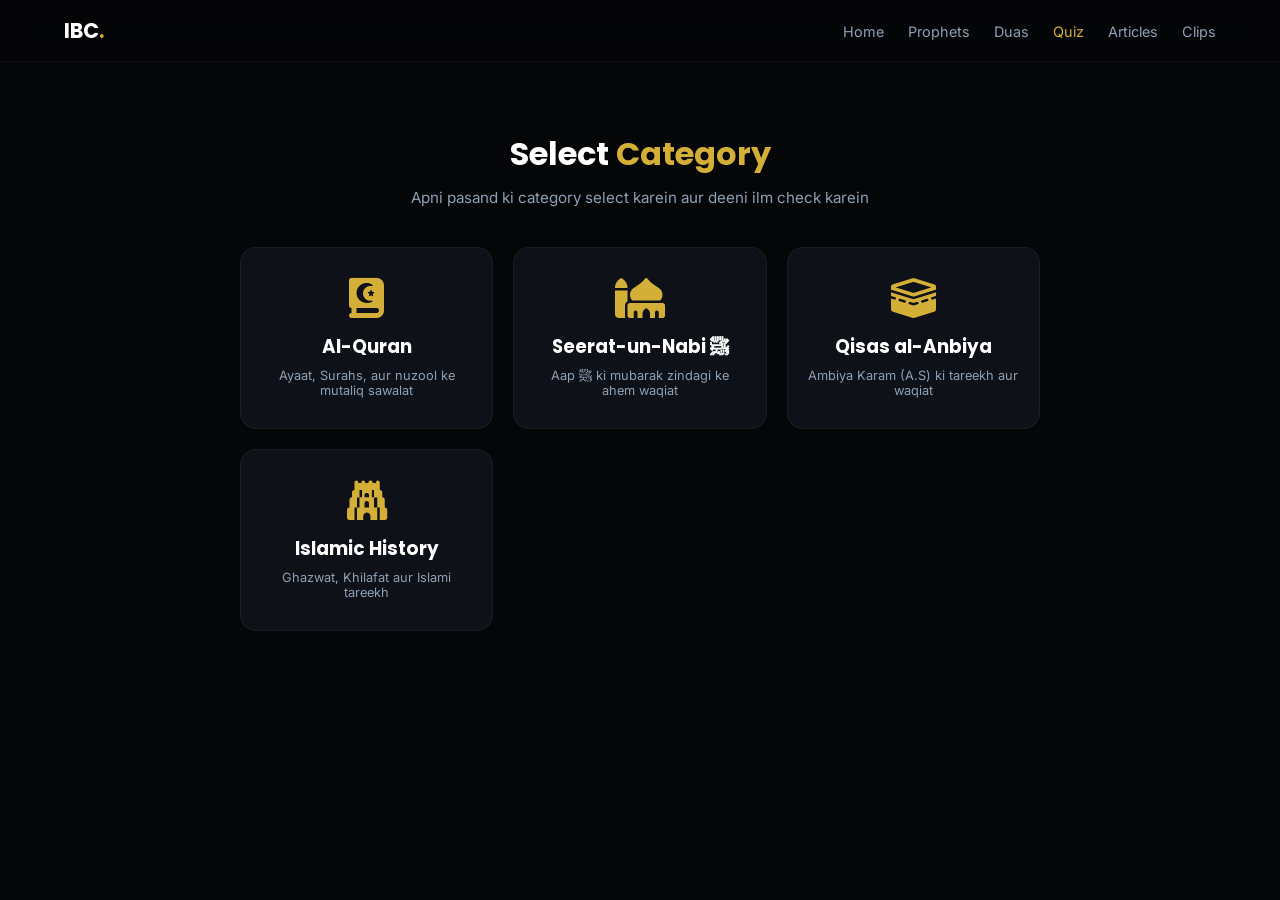
<file: quiz.html>
<!DOCTYPE html>
<html lang="en">
<head>
    <meta charset="UTF-8">
    <meta name="viewport" content="width=device-width, initial-scale=1.0">
    <title>AI Islamic Quiz Challenge - IBC</title>
    
    <link rel="preconnect" href="https://fonts.googleapis.com">
    <link rel="preconnect" href="https://fonts.gstatic.com" crossorigin>
    <link href="https://fonts.googleapis.com/css2?family=Inter:wght@300;400;500;600&family=Poppins:wght@400;500;600;700&display=swap" rel="stylesheet">
    <link rel="stylesheet" href="https://cdnjs.cloudflare.com/ajax/libs/font-awesome/6.4.0/css/all.min.css">

    <style>
        :root {
            --bg-darker: #050608;
            --bg-dark: #0b0d12;
            --bg-card: #0e1118;
            --primary-gold: #d4af37;
            --text-white: #ffffff;
            --text-muted: #8fa0b5;
            --border-color: rgba(255, 255, 255, 0.05);
            --font-heading: 'Poppins', sans-serif;
            --font-sans: 'Inter', sans-serif;
            --success-green: #2ecc71;
            --error-red: #e74c3c;
        }

        * { margin: 0; padding: 0; box-sizing: border-box; }
        body {
            background-color: var(--bg-darker);
            color: var(--text-white);
            font-family: var(--font-sans);
            padding-top: 90px;
            min-height: 100vh;
            display: flex;
            flex-direction: column;
        }
        .container { width: 90%; max-width: 800px; margin: 0 auto; flex: 1; }

        /* Navbar Style */
        header {
            position: fixed; top: 0; width: 100%; z-index: 1000;
            background: rgba(5, 6, 8, 0.8); backdrop-filter: blur(20px);
            border-bottom: 1px solid var(--border-color);
        }
        .nav-container { display: flex; justify-content: space-between; align-items: center; padding: 15px 0; max-width: 1200px; width: 90%; margin: 0 auto; }
        .logo-text { font-family: var(--font-heading); font-weight: 700; font-size: 1.3rem; color: #fff; text-decoration: none; }
        .logo-text span { color: var(--primary-gold); }
        .nav-links { display: flex; gap: 24px; list-style: none; }
        .nav-links a { color: var(--text-muted); text-decoration: none; font-size: 0.9rem; transition: 0.3s; }
        .nav-links a.active, .nav-links a:hover { color: var(--primary-gold); }

        /* Screen Wrapper Dynamic Control */
        .quiz-screen { display: none; padding: 40px 0; }
        .quiz-screen.active { display: block; animation: fadeIn 0.5s ease; }

        @keyframes fadeIn {
            from { opacity: 0; transform: translateY(10px); }
            to { opacity: 1; transform: translateY(0); }
        }

        /* Generic Headings */
        .screen-title { text-align: center; font-family: var(--font-heading); margin-bottom: 30px; font-size: 2rem; }
        .screen-title span { color: var(--primary-gold); }
        .screen-desc { text-align: center; color: var(--text-muted); margin-top: -20px; margin-bottom: 40px; font-size: 0.95rem; }

        /* SCREEN 1: CATEGORY SELECTION GRID */
        .category-grid { display: grid; grid-template-columns: repeat(auto-fit, minmax(220px, 1fr)); gap: 20px; }
        .cat-card {
            background: var(--bg-card); border: 1px solid var(--border-color); border-radius: 16px;
            padding: 30px 20px; text-align: center; cursor: pointer; transition: all 0.3s ease;
        }
        .cat-card:hover { border-color: var(--primary-gold); transform: translateY(-5px); box-shadow: 0 10px 20px rgba(0,0,0,0.4); }
        .cat-card i { font-size: 2.5rem; color: var(--primary-gold); margin-bottom: 15px; }
        .cat-card h3 { font-family: var(--font-heading); font-size: 1.15rem; margin-bottom: 8px; }
        .cat-card p { color: var(--text-muted); font-size: 0.8rem; }

        /* SCREEN 2: DIFFICULTY LEVELS */
        .level-list { display: flex; flex-direction: column; gap: 15px; max-width: 500px; margin: 0 auto; }
        .level-btn {
            background: var(--bg-card); border: 1px solid var(--border-color); border-radius: 12px;
            padding: 20px; display: flex; justify-content: space-between; align-items: center;
            cursor: pointer; transition: 0.3s; color: #fff; font-family: var(--font-heading); font-weight: 500;
        }
        .level-btn:hover { border-color: var(--primary-gold); background: rgba(214, 175, 55, 0.05); }
        .level-btn .stars { color: var(--primary-gold); font-size: 0.85rem; }

        /* SCREEN 3: QUIZ ARENA MAIN CARD */
        .arena-card { background: var(--bg-card); border: 1px solid var(--border-color); border-radius: 20px; padding: 30px; position: relative; }
        
        /* Progress & Timer Bar */
        .arena-meta { display: flex; justify-content: space-between; align-items: center; margin-bottom: 25px; border-bottom: 1px solid var(--border-color); padding-bottom: 15px; }
        .progress-text { font-size: 0.9rem; color: var(--text-muted); }
        .timer-box { display: flex; align-items: center; gap: 8px; font-family: var(--font-heading); font-weight: 600; color: var(--primary-gold); font-size: 1.1rem; }
        .timer-circle { width: 35px; height: 35px; border: 2px solid var(--primary-gold); border-radius: 50%; display: flex; align-items: center; justify-content: center; font-size: 0.95rem; }

        /* Question Box */
        .question-text { font-family: var(--font-heading); font-size: 1.3rem; line-height: 1.5; margin-bottom: 30px; font-weight: 500; }
        
        /* Options Grid */
        .options-container { display: flex; flex-direction: column; gap: 12px; }
        .option-node {
            background: rgba(255,255,255,0.02); border: 1px solid var(--border-color); border-radius: 10px;
            padding: 16px 20px; font-size: 0.95rem; cursor: pointer; transition: all 0.2s ease;
            display: flex; justify-content: space-between; align-items: center;
        }
        .option-node:hover { background: rgba(255,255,255,0.05); border-color: rgba(255,255,255,0.2); }
        
        /* Feedback States */
        .option-node.correct { background: rgba(46, 204, 113, 0.15) !important; border-color: var(--success-green) !important; color: var(--success-green); font-weight: 600; }
        .option-node.incorrect { background: rgba(231, 76, 60, 0.15) !important; border-color: var(--error-red) !important; color: var(--error-red); }

        /* SCREEN 4: RESULTS & BADGES */
        .result-box { text-align: center; padding: 20px 0; }
        .badge-icon { font-size: 5rem; color: var(--primary-gold); margin-bottom: 20px; animation: scaleUp 0.5s ease; }
        @keyframes scaleUp { from { transform: scale(0.5); } to { transform: scale(1); } }
        .badge-title { font-family: var(--font-heading); font-size: 2rem; margin-bottom: 10px; font-weight: 700; }
        .score-text { color: var(--text-muted); font-size: 1.1rem; margin-bottom: 40px; }
        .result-actions { display: flex; justify-content: center; gap: 20px; }
        
        .btn-action {
            padding: 14px 30px; border-radius: 10px; border: 1px solid transparent; font-family: var(--font-heading);
            font-size: 0.95rem; font-weight: 500; cursor: pointer; transition: 0.3s; display: inline-flex; align-items: center; gap: 10px;
        }
        .btn-again { background: transparent; border-color: var(--border-color); color: #fff; }
        .btn-again:hover { border-color: #fff; }
        .btn-new { background: var(--primary-gold); color: #000; }
        .btn-new:hover { background: #fff; box-shadow: 0 5px 15px rgba(255,255,255,0.1); }

        /* Loading Engine Screen */
        .loading-box { text-align: center; padding: 60px 0; }
        .spinner { border: 4px solid rgba(255,255,255,0.05); border-top: 4px solid var(--primary-gold); border-radius: 50%; width: 45px; height: 45px; margin: 0 auto 20px; animation: spin 1s linear infinite; }
        @keyframes spin { 0% { transform: rotate(0deg); } 100% { transform: rotate(360deg); } }
    </style>
</head>
<body>

    <header>
        <div class="nav-container">
            <a href="index.html" class="logo-text">IBC<span>.</span></a>
            <ul class="nav-links">
                <li><a href="index.html">Home</a></li>
                <li><a href="prophets.html">Prophets</a></li>
                <li><a href="duas.html">Duas</a></li>
                <li><a href="quiz.html" class="active">Quiz</a></li>
                <li><a href="articles.html">Articles</a></li>
                <li><a href="clips.html">Clips</a></li>
            </ul>
        </div>
    </header>

    <main class="container">

        <section id="screen-categories" class="quiz-screen active">
            <h1 class="screen-title">Select <span>Category</span></h1>
            <p class="screen-desc">Apni pasand ki category select karein aur deeni ilm check karein</p>
            
            <div class="category-grid">
                <div class="cat-card" onclick="selectCategory('Quran')">
                    <i class="fa-solid fa-book-quran"></i>
                    <h3>Al-Quran</h3>
                    <p>Ayaat, Surahs, aur nuzool ke mutaliq sawalat</p>
                </div>
                <div class="cat-card" onclick="selectCategory('Seerat-un-Nabi')">
                    <i class="fa-solid fa-mosque"></i>
                    <h3>Seerat-un-Nabi ﷺ</h3>
                    <p>Aap ﷺ ki mubarak zindagi ke ahem waqiat</p>
                </div>
                <div class="cat-card" onclick="selectCategory('Prophets')">
                    <i class="fa-solid fa-kaaba"></i>
                    <h3>Qisas al-Anbiya</h3>
                    <p>Ambiya Karam (A.S) ki tareekh aur waqiat</p>
                </div>
                <div class="cat-card" onclick="selectCategory('Islamic History')">
                    <i class="fa-solid fa-gopuram"></i>
                    <h3>Islamic History</h3>
                    <p>Ghazwat, Khilafat aur Islami tareekh</p>
                </div>
            </div>
        </section>

        <section id="screen-levels" class="quiz-screen">
            <h1 class="screen-title">Choose <span>Difficulty</span></h1>
            <p class="screen-desc">Category: <span id="selected-cat-label" style="color:#fff; font-weight:600;">-</span></p>
            
            <div class="level-list">
                <div class="level-btn" onclick="selectLevel(1)">
                    <span>Level 1: Easy (Aasan)</span>
                    <span class="stars"><i class="fa-solid fa-star"></i></span>
                </div>
                <div class="level-btn" onclick="selectLevel(2)">
                    <span>Level 2: Medium (Darmiyana)</span>
                    <span class="stars"><i class="fa-solid fa-star"></i><i class="fa-solid fa-star"></i></span>
                </div>
                <div class="level-btn" onclick="selectLevel(3)">
                    <span>Level 3: Hard (Mushkil)</span>
                    <span class="stars"><i class="fa-solid fa-star"></i><i class="fa-solid fa-star"></i><i class="fa-solid fa-star"></i></span>
                </div>
                <div class="level-btn" onclick="selectLevel(4)">
                    <span>Level 4: Extreme (Boht Mushkil)</span>
                    <span class="stars"><i class="fa-solid fa-star"></i><i class="fa-solid fa-star"></i><i class="fa-solid fa-star"></i><i class="fa-solid fa-star"></i></span>
                </div>
                <div class="level-btn" onclick="selectLevel(5)">
                    <span>Level 5: Extreme Hard (Sabsay Mushkil)</span>
                    <span class="stars"><i class="fa-solid fa-star"></i><i class="fa-solid fa-star"></i><i class="fa-solid fa-star"></i><i class="fa-solid fa-star"></i><i class="fa-solid fa-star"></i></span>
                </div>
            </div>
        </section>

       <!-- ISSE REPLACE KAREIN -->
<div id="screen-loading" class="quiz-screen">
    <div class="spinner"></div>
    <h2>Quiz Loading...</h2>
    <p>Aapke sawalat load kiye ja rahe hain, thoda intezar karein.</p>
</div>
        </section>

        <section id="screen-arena" class="quiz-screen">
            <div class="arena-card">
                <div class="arena-meta">
                    <div class="progress-text">Question <span id="current-q-index" style="color:#fff; font-weight:600;">1</span> of 10</div>
                    <div class="timer-box">
                        <i class="fa-regular fa-clock"></i>
                        <div class="timer-circle" id="timer-countdown">15</div>
                    </div>
                </div>
                
                <div class="question-text" id="arena-question">
                    </div>
                
                <div class="options-container" id="arena-options">
                    </div>
            </div>
        </section>

        <section id="screen-result" class="quiz-screen">
            <div class="arena-card result-box">
                <div class="badge-icon" id="result-icon"></div>
                <div class="badge-title" id="result-title"></div>
                <div class="score-text">Aapka score hai: <span id="result-score-val" style="color:#fff; font-weight:600;">0/10</span></div>
                
                <div class="result-actions">
                    <button class="btn-action btn-again" onclick="actionPlayAgain()">
                        <i class="fa-solid fa-rotate-left"></i> Play Again
                    </button>
                    <button class="btn-action btn-new" onclick="actionPlayNew()">
                        <i class="fa-solid fa-wand-magic-sparkles"></i> Play New
                    </button>
                </div>
            </div>
        </section>

    </main>

    <script>
        let currentCategory = "";
        let currentLevel = 0;
        let currentQuestionIndex = 0;
        let score = 0;
        let timerInterval = null;
        let timeLeft = 15;
        let generatedQuestions = [];

        // Yeh aapka offline automatic data hai jo kabhi fail nahi hoga
        const offlineQuizData = {
            "Seerat-un-Nabi": [
                { "question": "Our Prophet Muhammad (S.A.W) was born in which city?", "options": ["Makkah", "Madinah", "Taif", "Syria"], "correct": "Makkah" },
                { "question": "What was the name of Holy Prophet's mother?", "options": ["Hazrat Aminah", "Hazrat Halimah", "Hazrat Khadijah", "Hazrat Aisha"], "correct": "Hazrat Aminah" },
                { "question": "How old was Prophet Muhammad when his mother passed away?", "options": ["6 Years", "8 Years", "4 Years", "10 Years"], "correct": "6 Years" }
            ],
            "Ambiya (Prophets)": [
                { "question": "Which Prophet was known for his patience (Sabr)?", "options": ["Hazrat Ayyub (A.S)", "Hazrat Musa (A.S)", "Hazrat Isa (A.S)", "Hazrat Yusuf (A.S)"], "correct": "Hazrat Ayyub (A.S)" },
                { "question": "Which Prophet could speak to animals?", "options": ["Hazrat Sulaiman (A.S)", "Hazrat Dawood (A.S)", "Hazrat Ibrahim (A.S)", "Hazrat Adam (A.S)"], "correct": "Hazrat Sulaiman (A.S)" }
            ],
            "Islamic Tareekh": [
                { "question": "Who was the first Caliph of Islam?", "options": ["Hazrat Abu Bakr (R.A)", "Hazrat Umar (R.A)", "Hazrat Usman (R.A)", "Hazrat Ali (R.A)"], "correct": "Hazrat Abu Bakr (R.A)" }
            ]
        };

        function showScreen(screenId) {
            document.querySelectorAll('.quiz-screen').forEach(s => s.classList.remove('active'));
            document.getElementById(screenId).classList.add('active');
        }

        function selectCategory(category) {
            currentCategory = category;
            document.getElementById('selected-cat-label').innerText = category;
            showScreen('screen-levels');
        }

        function selectLevel(level) {
            currentLevel = level;
            // No API call, direct load from memory
            showScreen('screen-loading');
            setTimeout(() => {
                let pool = offlineQuizData[currentCategory] || offlineQuizData["Seerat-un-Nabi"];
                generatedQuestions = pool; 
                startQuizArena();
            }, 1000);
        }

        function startQuizArena() {
            currentQuestionIndex = 0;
            score = 0;
            showScreen('screen-arena');
            loadQuestion();
        }

        function loadQuestion() {
            clearInterval(timerInterval);
            timeLeft = 15;
            document.getElementById('timer-countdown').innerText = timeLeft;
            
            let q = generatedQuestions[currentQuestionIndex];
            if (!q) { showResults(); return; }

            document.getElementById('current-q-index').innerText = currentQuestionIndex + 1;
            document.getElementById('arena-question').innerText = q.question;
            
            let optionsHtml = "";
            q.options.forEach(opt => {
                let cleanOpt = opt.replace(/'/g, "\\'");
                optionsHtml += `<div class="option-node" onclick="checkAnswer(this, '${cleanOpt}')">${opt}</div>`;
            });
            document.getElementById('arena-options').innerHTML = optionsHtml;
            
            timerInterval = setInterval(() => {
                timeLeft--;
                document.getElementById('timer-countdown').innerText = timeLeft;
                if(timeLeft <= 0) {
                    clearInterval(timerInterval);
                    handleTimeout();
                }
            }, 1000);
        }

        function checkAnswer(element, selectedOption) {
            clearInterval(timerInterval);
            document.querySelectorAll('.option-node').forEach(node => node.removeAttribute('onclick'));
            
            let correctAnswer = generatedQuestions[currentQuestionIndex].correct;
            
            if(selectedOption.trim() === correctAnswer.trim()) {
                element.classList.add('correct');
                score++;
            } else {
                element.classList.add('incorrect');
                document.querySelectorAll('.option-node').forEach(node => {
                    if(node.innerText.trim() === correctAnswer.trim()) {
                        node.classList.add('correct');
                    }
                });
            }

            setTimeout(() => {
                currentQuestionIndex++;
                if(currentQuestionIndex < generatedQuestions.length) {
                    loadQuestion();
                } else {
                    showResults();
                }
            }, 2000);
        }

        function handleTimeout() {
            document.querySelectorAll('.option-node').forEach(node => node.removeAttribute('onclick'));
            let correctAnswer = generatedQuestions[currentQuestionIndex].correct;
            document.querySelectorAll('.option-node').forEach(node => {
                if(node.innerText.trim() === correctAnswer.trim()) {
                    node.classList.add('correct');
                }
            });

            setTimeout(() => {
                currentQuestionIndex++;
                if(currentQuestionIndex < generatedQuestions.length) {
                    loadQuestion();
                } else {
                    showResults();
                }
            }, 2000);
        }

        function showResults() {
            showScreen('screen-result');
            document.getElementById('result-score-val').innerText = `${score}/${generatedQuestions.length}`;
            let titleBox = document.getElementById('result-title');
            if(score >= 2) {
                titleBox.innerHTML = 'Mashallah <span style="color:var(--primary-gold);">Zabardast!</span>';
            } else {
                titleBox.innerHTML = 'Dobara Koshish <span style="color:var(--text-muted);">Karein!</span>';
            }
        }

        function actionPlayAgain() { startQuizArena(); }
        function actionPlayNew() { showScreen('screen-categories'); }
    </script>
</body>
</html>
</file>
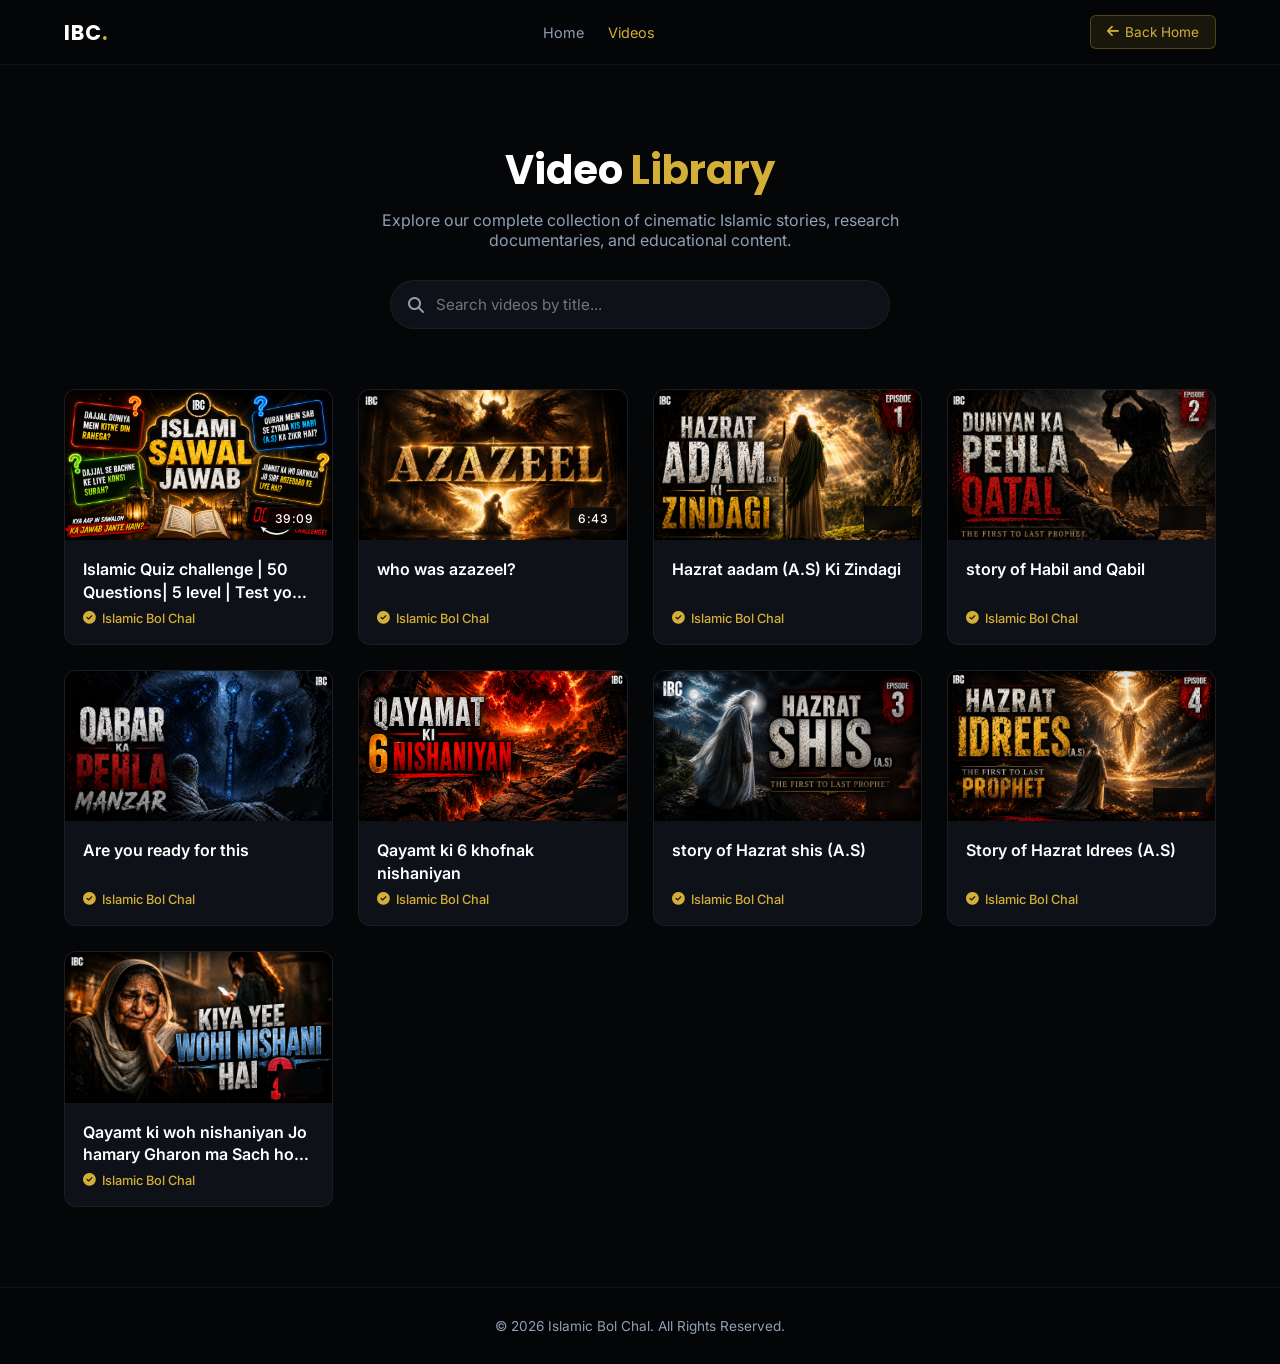
<file: videos.html>
<!DOCTYPE html>
<html lang="en">
<head>
    <meta charset="UTF-8">
    <meta name="viewport" content="width=device-width, initial-scale=1.0">
    <title>All Videos | Islamic Bol Chal</title>
    
    <!-- Google Fonts -->
    <link rel="preconnect" href="https://fonts.googleapis.com">
    <link rel="preconnect" href="https://fonts.gstatic.com" crossorigin>
    <link href="https://fonts.googleapis.com/css2?family=Inter:wght@300;400;500;600&family=Poppins:wght@400;500;600;700&display=swap" rel="stylesheet">
    
    <!-- FontAwesome Premium Icons -->
    <link rel="stylesheet" href="https://cdnjs.cloudflare.com/ajax/libs/font-awesome/6.4.0/css/all.min.css">

    <style>
        :root {
            --bg-darker: #050608;
            --bg-dark: #0b0d12;
            --bg-card: #0e1118;
            --primary-gold: #d4af37;
            --text-white: #ffffff;
            --text-muted: #8fa0b5;
            --border-color: rgba(255, 255, 255, 0.05);
            --font-heading: 'Poppins', sans-serif;
            --font-sans: 'Inter', sans-serif;
        }

        * {
            margin: 0;
            padding: 0;
            box-sizing: border-box;
            scroll-behavior: smooth;
        }

        body {
            background-color: var(--bg-darker);
            color: var(--text-white);
            font-family: var(--font-sans);
            overflow-x: hidden;
            -webkit-font-smoothing: antialiased;
            padding-top: 100px; /* Space for fixed header */
        }

        .container {
            width: 90%;
            max-width: 1200px;
            margin: 0 auto;
        }

        /* --- PREMIUM NAVBAR --- */
        header {
            position: fixed;
            top: 0;
            width: 100%;
            z-index: 1000;
            background: rgba(5, 6, 8, 0.9);
            backdrop-filter: blur(20px);
            -webkit-backdrop-filter: blur(20px);
            border-bottom: 1px solid var(--border-color);
        }

        .nav-container {
            display: flex;
            justify-content: space-between;
            align-items: center;
            padding: 15px 0;
        }

        .logo {
            text-decoration: none;
        }

        .logo-text {
            font-family: var(--font-heading);
            font-weight: 700;
            font-size: 1.3rem;
            letter-spacing: 1px;
            color: var(--text-white);
        }

        .logo-text span {
            color: var(--primary-gold);
        }

        .nav-links {
            display: flex;
            gap: 24px;
            list-style: none;
        }

        .nav-links a {
            color: var(--text-muted);
            text-decoration: none;
            font-size: 0.9rem;
            transition: color 0.3s;
        }

        .nav-links a:hover, .nav-links a.active {
            color: var(--primary-gold);
        }

        .back-home-btn {
            background: rgba(212, 175, 55, 0.1);
            border: 1px solid rgba(212, 175, 55, 0.3);
            color: var(--primary-gold);
            padding: 8px 16px;
            border-radius: 6px;
            cursor: pointer;
            font-size: 0.85rem;
            text-decoration: none;
            display: inline-flex;
            align-items: center;
            gap: 6px;
            transition: all 0.3s ease;
        }

        .back-home-btn:hover {
            background: var(--primary-gold);
            color: #000;
        }

        /* --- PAGE HEADER & SEARCH --- */
        .page-header-sec {
            padding: 40px 0 20px 0;
            text-align: center;
        }

        .page-title {
            font-family: var(--font-heading);
            font-size: 2.5rem;
            font-weight: 700;
            margin-bottom: 10px;
        }

        .page-title span {
            color: var(--primary-gold);
        }

        .page-desc {
            color: var(--text-muted);
            font-size: 1rem;
            max-width: 600px;
            margin: 0 auto 30px auto;
        }

        .search-container {
            max-width: 500px;
            margin: 0 auto;
            position: relative;
        }

        .search-input {
            width: 100%;
            background: var(--bg-card);
            border: 1px solid var(--border-color);
            padding: 14px 20px 14px 45px;
            border-radius: 30px;
            color: #fff;
            font-family: var(--font-sans);
            font-size: 0.95rem;
            transition: all 0.3s ease;
        }

        .search-input:focus {
            outline: none;
            border-color: var(--primary-gold);
            box-shadow: 0 0 15px rgba(212, 175, 55, 0.1);
        }

        .search-icon {
            position: absolute;
            left: 18px;
            top: 50%;
            transform: translateY(-50%);
            color: var(--text-muted);
            font-size: 1rem;
        }

        /* --- VIDEOS GRID SYSTEM --- */
        .videos-section {
            padding: 40px 0 80px 0;
        }

        .videos-grid {
            display: grid;
            grid-template-columns: repeat(4, 1fr);
            gap: 25px;
        }

        .video-card-link {
            text-decoration: none;
            color: inherit;
            display: block;
        }

        .video-card {
            background: var(--bg-card);
            border-radius: 12px;
            overflow: hidden;
            border: 1px solid var(--border-color);
            transition: all 0.3s ease;
            height: 100%;
            display: flex;
            flex-direction: column;
        }

        .video-card:hover {
            transform: translateY(-5px);
            border-color: rgba(212, 175, 55, 0.3);
            box-shadow: 0 10px 20px rgba(0,0,0,0.4);
        }

        .thumb-wrap {
            position: relative;
            aspect-ratio: 16/9;
            background: #000;
            overflow: hidden;
        }

        .thumb-wrap img {
            width: 100%;
            height: 100%;
            object-fit: cover;
            transition: transform 0.5s ease;
        }

        .video-card:hover .thumb-wrap img {
            transform: scale(1.05);
        }

        .video-duration {
            position: absolute;
            bottom: 10px;
            right: 10px;
            background: rgba(5, 6, 8, 0.85);
            backdrop-filter: blur(4px);
            padding: 3px 8px;
            font-size: 0.75rem;
            font-weight: 500;
            border-radius: 4px;
            letter-spacing: 0.5px;
            border: 1px solid rgba(255,255,255,0.05);
        }

        .play-hover-icon {
            position: absolute;
            top: 0;
            left: 0;
            width: 100%;
            height: 100%;
            background: rgba(0,0,0,0.3);
            display: flex;
            align-items: center;
            justify-content: center;
            opacity: 0;
            transition: opacity 0.3s ease;
        }

        .video-card:hover .play-hover-icon {
            opacity: 1;
        }

        .play-hover-icon i {
            font-size: 2rem;
            color: var(--primary-gold);
            transform: scale(0.8);
            transition: transform 0.3s ease;
        }

        .video-card:hover .play-hover-icon i {
            transform: scale(1);
        }

        .video-info {
            padding: 18px;
            display: flex;
            flex-direction: column;
            flex-grow: 1;
        }

        .video-info h4 {
            font-size: 1rem;
            font-weight: 600;
            margin-bottom: 8px;
            line-height: 1.4;
            color: #fff;
            display: -webkit-box;
            -webkit-line-clamp: 2;
            -webkit-box-orient: vertical;
            overflow: hidden;
            height: 2.8rem;
        }

        .video-meta-channel {
            font-size: 0.8rem;
            color: var(--primary-gold);
            font-weight: 500;
            margin-top: auto;
            display: flex;
            align-items: center;
            gap: 6px;
        }

        /* --- FOOTER --- */
        footer {
            background: #030406;
            border-top: 1px solid var(--border-color);
            padding: 30px 0;
            font-size: 0.85rem;
            text-align: center;
            color: var(--text-muted);
        }

        /* --- RESPONSIVE QUERIES --- */
        @media (max-width: 1024px) {
            .videos-grid { grid-template-columns: repeat(3, 1fr); }
        }

        @media (max-width: 768px) {
            .videos-grid { grid-template-columns: repeat(2, 1fr); }
            .page-title { font-size: 2rem; }
        }

        @media (max-width: 480px) {
            .videos-grid { grid-template-columns: 1fr; }
            .nav-links { display: none; }
        }
    </style>
</head>
<body>

    <!-- NAVBAR SYSTEM -->
    <header>
        <div class="container nav-container">
            <a href="index.html" class="logo">
                <h2 class="logo-text">IBC<span>.</span></h2>
            </a>
            <ul class="nav-links">
                <li><a href="index.html">Home</a></li>
                <li><a href="#" class="active">Videos</a></li>
            </ul>
            <a href="index.html" class="back-home-btn">
                <i class="fa-solid fa-arrow-left"></i> Back Home
            </a>
        </div>
    </header>

    <!-- HEADER & FILTERS -->
    <section class="page-header-sec">
        <div class="container">
            <h1 class="page-title">Video <span>Library</span></h1>
            <p class="page-desc">Explore our complete collection of cinematic Islamic stories, research documentaries, and educational content.</p>
            
            <div class="search-container">
                <i class="fa-solid fa-magnifying-glass search-icon"></i>
                <input type="text" class="search-input" id="videoSearch" placeholder="Search videos by title..." onkeyup="filterVideos()">
            </div>
        </div>
    </section>

    <!-- VIDEOS ROW DYNAMIC TRACK MATRIX -->
    <section class="videos-section">
        <div class="container">
            <div class="videos-grid" id="videosGrid">
                
                <!-- Card 0: Islamic Quiz Challenge -->
            <a href="https://youtu.be/lt7i97HPmZY?si=RFMtUiX10VLGoLN_" target="_blank" style="text-decoration: none;">
                <div class="video-card">
                    <div class="thumb-wrap">
                        <img src="Image/sawal.png" alt="Islamic Quiz Challenge">
                        <span class="video-duration" style="color: #fff !important; background: rgba(0, 0, 0, 0.7) !important;">39:09</span>
                        <div class="play-hover-icon"><i class="fa-solid fa-circle-play"></i></div>
                    </div>
                    <div class="video-info">
                        <h4>Islamic Quiz challenge | 50 Questions| 5 level | Test your Islamic knowledge</h4>
                        <p class="video-meta-channel"><i class="fa-solid fa-circle-check"></i> Islamic Bol Chal</p>
                    </div>
                </div>
            </a>
                <!-- Card 1: Who was azazeel? -->
                <a href="https://youtu.be/vuBf3tW7miE?si=d_CAfcyj4Dc4g1mD" target="_blank" class="video-card-link">
                    <div class="video-card">
                        <div class="thumb-wrap">
                            <img src="Image/azazeel.jpg" alt="who was azazeel?">
                            <span class="video-duration">6:43</span>
                            <div class="play-hover-icon"><i class="fa-solid fa-circle-play"></i></div>
                        </div>
                        <div class="video-info">
                            <h4>who was azazeel?</h4>
                            <p class="video-meta-channel"><i class="fa-solid fa-circle-check"></i> Islamic Bol Chal</p>
                        </div>
                    </div>
                </a>

                <!-- Card 2: Hazrat aadam (A.S) Ki Zindagi -->
                <a href="https://youtu.be/rI8pQoPGV1E?si=34QHfct5eq5BDTuA" target="_blank" class="video-card-link">
                    <div class="video-card">
                        <div class="thumb-wrap">
                            <img src="Image/Adam.png" alt="Hazrat aadam (A.S) Ki Zindagi">
                            <span class="video-duration">9:42</span>
                            <div class="play-hover-icon"><i class="fa-solid fa-circle-play"></i></div>
                        </div>
                        <div class="video-info">
                            <h4>Hazrat aadam (A.S) Ki Zindagi</h4>
                            <p class="video-meta-channel"><i class="fa-solid fa-circle-check"></i> Islamic Bol Chal</p>
                        </div>
                    </div>
                </a>

                <!-- Card 3: story of Habil and Qabil -->
                <a href="https://youtu.be/NFhYVQxNcfE?si=YPEjw5uQ8_I9kk17" target="_blank" class="video-card-link">
                    <div class="video-card">
                        <div class="thumb-wrap">
                            <img src="Image/Habil.jpg" alt="story of Habil and Qabil">
                            <span class="video-duration">6:57</span>
                            <div class="play-hover-icon"><i class="fa-solid fa-circle-play"></i></div>
                        </div>
                        <div class="video-info">
                            <h4>story of Habil and Qabil</h4>
                            <p class="video-meta-channel"><i class="fa-solid fa-circle-check"></i> Islamic Bol Chal</p>
                        </div>
                    </div>
                </a>

                <!-- Card 4: Are you ready for this -->
                <a href="https://youtu.be/lBKzJ08go8M?si=WcSZKIuocv8-v9M0" target="_blank" class="video-card-link">
                    <div class="video-card">
                        <div class="thumb-wrap">
                            <img src="Image/Qabar.png" alt="Are you ready for this">
                            <span class="video-duration">9:09</span>
                            <div class="play-hover-icon"><i class="fa-solid fa-circle-play"></i></div>
                        </div>
                        <div class="video-info">
                            <h4>Are you ready for this</h4>
                            <p class="video-meta-channel"><i class="fa-solid fa-circle-check"></i> Islamic Bol Chal</p>
                        </div>
                    </div>
                </a>

                <!-- Card 5: Qayamt ki 6 khofnak nishaniyan -->
                <a href="https://youtu.be/dpHUkgHUkgJHszY?si=kUyIIxqiZ-pAJUe4" target="_blank" class="video-card-link">
                    <div class="video-card">
                        <div class="thumb-wrap">
                            <img src="Image/Qayamt.png" alt="Qayamt ki 6 khofnak nishaniyan">
                            <span class="video-duration">5:19</span>
                            <div class="play-hover-icon"><i class="fa-solid fa-circle-play"></i></div>
                        </div>
                        <div class="video-info">
                            <h4>Qayamt ki 6 khofnak nishaniyan</h4>
                            <p class="video-meta-channel"><i class="fa-solid fa-circle-check"></i> Islamic Bol Chal</p>
                        </div>
                    </div>
                </a>

                <!-- Card 6: story of Hazrat shis (A.S) -->
                <a href="https://youtu.be/NTMbx7SzicY?si=Y29NOt2qIO3trkrR" target="_blank" class="video-card-link">
                    <div class="video-card">
                        <div class="thumb-wrap">
                            <img src="Image/Shis.png" alt="story of Hazrat shis (A.S)">
                            <span class="video-duration">7:22</span>
                            <div class="play-hover-icon"><i class="fa-solid fa-circle-play"></i></div>
                        </div>
                        <div class="video-info">
                            <h4>story of Hazrat shis (A.S)</h4>
                            <p class="video-meta-channel"><i class="fa-solid fa-circle-check"></i> Islamic Bol Chal</p>
                        </div>
                    </div>
                </a>

                <!-- Card 7: Story of Hazrat Idrees (A.S) -->
                <a href="https://youtu.be/CSS8QKG49lg?si=xmlb_xWpNkM96eY2" target="_blank" class="video-card-link">
                    <div class="video-card">
                        <div class="thumb-wrap">
                            <img src="Image/Idris.jpg" alt="Story of Hazrat Idrees (A.S)">
                            <span class="video-duration">12:29</span>
                            <div class="play-hover-icon"><i class="fa-solid fa-circle-play"></i></div>
                        </div>
                        <div class="video-info">
                            <h4>Story of Hazrat Idrees (A.S)</h4>
                            <p class="video-meta-channel"><i class="fa-solid fa-circle-check"></i> Islamic Bol Chal</p>
                        </div>
                    </div>
                </a>

                <!-- Card 8: Qayamt ki woh nishaniyan Jo hamary Gharon ma Sach ho Rahi hai -->
                <a href="https://youtu.be/pnsbM96GsVg?si=DMbUkNO6whdEkPIH" target="_blank" class="video-card-link">
                    <div class="video-card">
                        <div class="thumb-wrap">
                            <img src="Image/wohi.jpg" alt="Qayamt ki woh nishaniyan Jo hamary Gharon ma Sach ho Rahi hai">
                            <span class="video-duration">7:13</span>
                            <div class="play-hover-icon"><i class="fa-solid fa-circle-play"></i></div>
                        </div>
                        <div class="video-info">
                            <h4>Qayamt ki woh nishaniyan Jo hamary Gharon ma Sach ho Rahi hai</h4>
                            <p class="video-meta-channel"><i class="fa-solid fa-circle-check"></i> Islamic Bol Chal</p>
                        </div>
                    </div>
                </a>

            </div>
        </div>
    </section>

    <!-- FOOTER -->
    <footer>
        <div class="container">
            <span>© 2026 Islamic Bol Chal. All Rights Reserved.</span>
        </div>
    </footer>

    <!-- REAL-TIME FILTRATION ENGINE (JAVASCRIPT) -->
    <script>
        function filterVideos() {
            const searchInput = document.getElementById('videoSearch').value.toLowerCase();
            const cards = document.getElementsByClassName('video-card-link');

            for (let i = 0; i < cards.length; i++) {
                const title = cards[i].querySelector('h4').innerText.toLowerCase();
                if (title.includes(searchInput)) {
                    cards[i].style.display = "";
                } else {
                    cards[i].style.display = "none";
                }
            }
        }
    </script>
</body>
</html>
</file>
